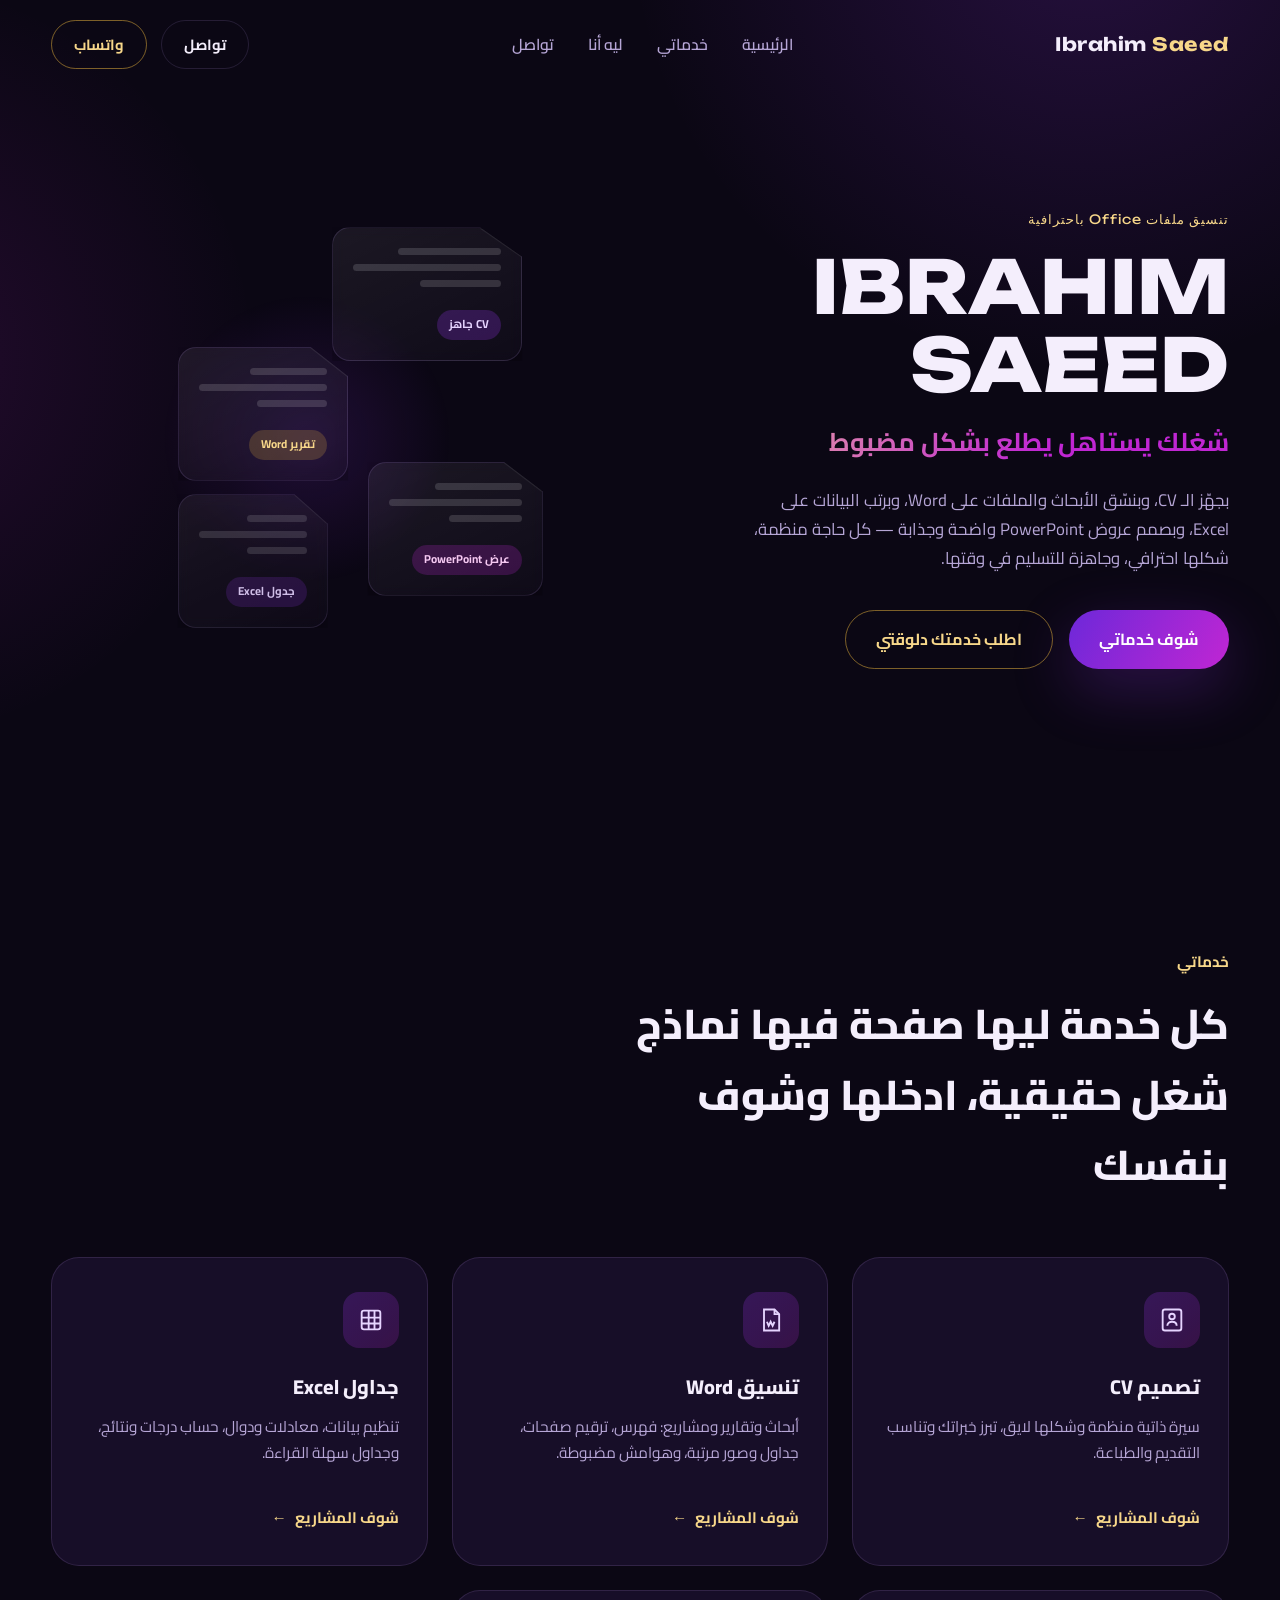
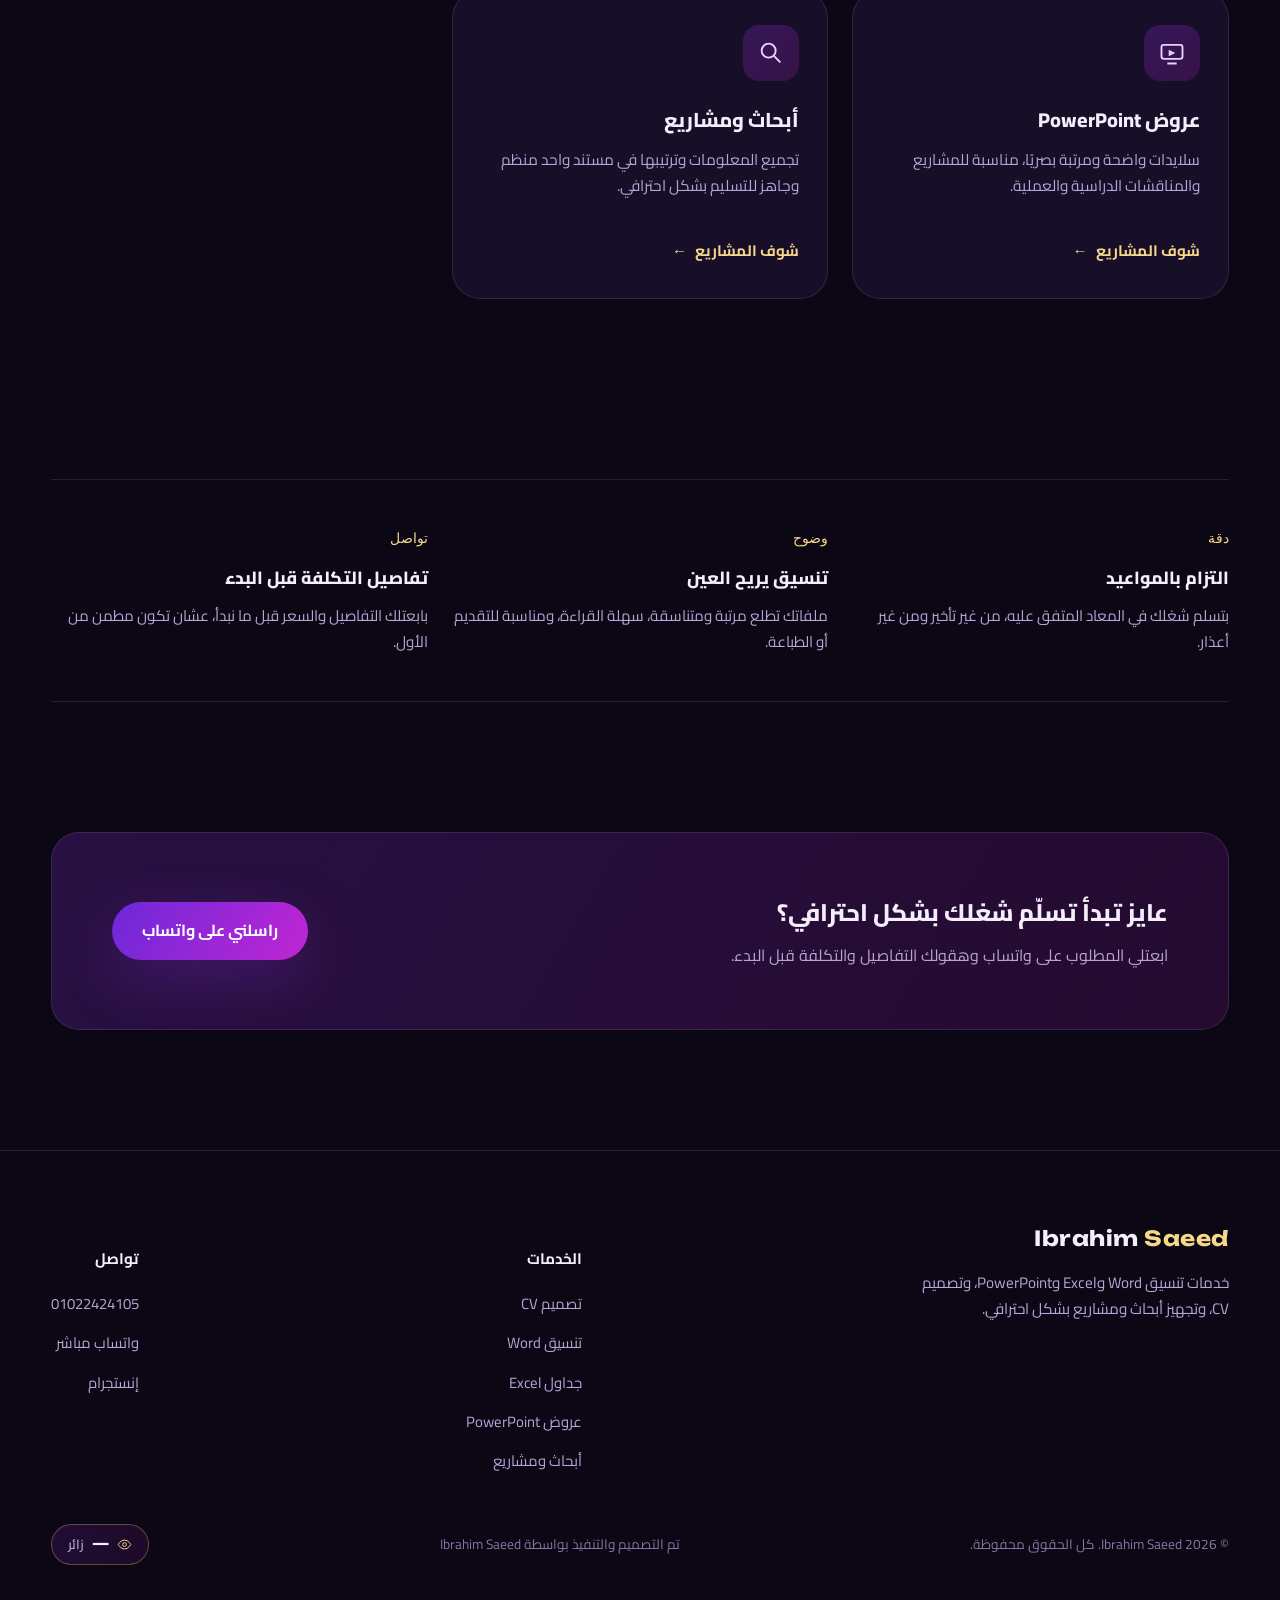
<file: index.html>
<!DOCTYPE html>
<html lang="ar" dir="rtl">
<head>
<meta charset="UTF-8">
<meta name="viewport" content="width=device-width, initial-scale=1.0">
<title>Ibrahim Saeed — تنسيق ملفات Office احترافي</title>
<meta name="description" content="تصميم CV، تنسيق Word وExcel وPowerPoint، وتجهيز الأبحاث بشكل احترافي ومنظم.">
<link rel="stylesheet" href="assets/style.css">
</head>
<body>

<nav class="nav">
  <div class="container">
    <a href="index.html" class="brand">Ibrahim <span>Saeed</span></a>
    <ul class="nav-links">
      <li><a href="index.html">الرئيسية</a></li>
      <li><a href="index.html#services">خدماتي</a></li>
      <li><a href="index.html#why">ليه أنا</a></li>
      <li><a href="index.html#contact">تواصل</a></li>
    </ul>
    <div class="nav-cta">
      <a href="index.html#contact" class="btn btn-ghost">تواصل</a>
      <a href="https://wa.me/201022424105" target="_blank" class="btn btn-gold">واتساب</a>
    </div>
    <button class="burger" aria-label="فتح القائمة">
      <span></span><span></span><span></span>
    </button>
  </div>
</nav>

<div class="mobile-panel">
  <a href="index.html">الرئيسية</a>
  <a href="index.html#services">خدماتي</a>
  <a href="index.html#why">ليه أنا</a>
  <a href="index.html#contact">تواصل</a>
  <a href="https://wa.me/201022424105" target="_blank" class="btn btn-gold" style="width:fit-content">تواصل واتساب</a>
</div>

<header class="hero">
  <div class="container hero-grid">
    <div>
      <div class="hero-eyebrow reveal" style="animation-delay:0s">تنسيق ملفات Office باحترافية</div>
      <h1 class="hero-name reveal" style="animation-delay:.12s">
        <span class="ltr">IBRAHIM SAEED</span>
      </h1>
      <div class="hero-role reveal" style="animation-delay:.24s">شغلك يستاهل يطلع بشكل مضبوط</div>
      <p class="hero-desc reveal" style="animation-delay:.36s">
        بجهّز الـ CV، وبنسّق الأبحاث والملفات على Word، وبرتب البيانات على Excel،
        وبصمم عروض PowerPoint واضحة وجذابة — كل حاجة منظمة، شكلها احترافي، وجاهزة للتسليم في وقتها.
      </p>
      <div class="hero-actions reveal" style="animation-delay:.48s">
        <a href="index.html#services" class="btn btn-primary">شوف خدماتي</a>
        <a href="https://wa.me/201022424105" target="_blank" class="btn btn-gold">اطلب خدمتك دلوقتي</a>
      </div>
    </div>

    <div class="doc-stage">
      <div class="cursor-glow"></div>

      <div class="doc-card doc-1">
        <div class="fold"></div>
        <div class="line" style="width:70%"></div>
        <div class="line"></div>
        <div class="line short"></div>
        <span class="badge">CV جاهز</span>
      </div>

      <div class="doc-card doc-2">
        <div class="fold"></div>
        <div class="line" style="width:60%"></div>
        <div class="line"></div>
        <div class="line short"></div>
        <span class="badge">تقرير Word</span>
      </div>

      <div class="doc-card doc-3">
        <div class="fold"></div>
        <div class="line" style="width:65%"></div>
        <div class="line"></div>
        <div class="line short"></div>
        <span class="badge">عرض PowerPoint</span>
      </div>

      <div class="doc-card doc-4">
        <div class="fold"></div>
        <div class="line" style="width:55%"></div>
        <div class="line"></div>
        <div class="line short"></div>
        <span class="badge">جدول Excel</span>
      </div>
    </div>
  </div>
</header>

<section class="services" id="services">
  <div class="container">
    <div class="services-head will-reveal">
      <div>
        <div class="section-tag">خدماتي</div>
        <h2 class="section-heading">كل خدمة ليها صفحة فيها نماذج شغل حقيقية، ادخلها وشوف بنفسك</h2>
      </div>
    </div>

    <div class="services-grid">

      <a href="services/cv.html" class="service-card will-reveal" style="transition-delay:.05s">
        <div class="service-icon">
          <svg viewBox="0 0 24 24" fill="none" stroke="#e6d4ff" stroke-width="1.6"><rect x="4" y="3" width="16" height="18" rx="2"/><circle cx="12" cy="9" r="2.4"/><path d="M8 17c0-2.2 1.8-3.5 4-3.5s4 1.3 4 3.5"/></svg>
        </div>
        <h3>تصميم CV</h3>
        <p>سيرة ذاتية منظمة وشكلها لايق، تبرز خبراتك وتناسب التقديم والطباعة.</p>
        <span class="service-link">شوف المشاريع <span class="arrow">←</span></span>
      </a>

      <a href="services/word.html" class="service-card will-reveal" style="transition-delay:.1s">
        <div class="service-icon">
          <svg viewBox="0 0 24 24" fill="none" stroke="#e6d4ff" stroke-width="1.6"><path d="M6 3h9l4 4v14H6z"/><path d="M15 3v4h4"/><path d="M8.5 13.5 10 17l1.7-3.5L13.4 17l1.6-3.5"/></svg>
        </div>
        <h3>تنسيق Word</h3>
        <p>أبحاث وتقارير ومشاريع: فهرس، ترقيم صفحات، جداول وصور مرتبة، وهوامش مضبوطة.</p>
        <span class="service-link">شوف المشاريع <span class="arrow">←</span></span>
      </a>

      <a href="services/excel.html" class="service-card will-reveal" style="transition-delay:.15s">
        <div class="service-icon">
          <svg viewBox="0 0 24 24" fill="none" stroke="#e6d4ff" stroke-width="1.6"><rect x="4" y="4" width="16" height="16" rx="2"/><path d="M4 10h16M4 15h16M10 4v16M15 4v16"/></svg>
        </div>
        <h3>جداول Excel</h3>
        <p>تنظيم بيانات، معادلات ودوال، حساب درجات ونتائج، وجداول سهلة القراءة.</p>
        <span class="service-link">شوف المشاريع <span class="arrow">←</span></span>
      </a>

      <a href="services/powerpoint.html" class="service-card will-reveal" style="transition-delay:.2s">
        <div class="service-icon">
          <svg viewBox="0 0 24 24" fill="none" stroke="#e6d4ff" stroke-width="1.6"><rect x="3" y="5" width="18" height="12" rx="2"/><path d="M10 10.5v3l3-1.5z"/><path d="M8 21h8"/></svg>
        </div>
        <h3>عروض PowerPoint</h3>
        <p>سلايدات واضحة ومرتبة بصريًا، مناسبة للمشاريع والمناقشات الدراسية والعملية.</p>
        <span class="service-link">شوف المشاريع <span class="arrow">←</span></span>
      </a>

      <a href="services/research.html" class="service-card will-reveal" style="transition-delay:.25s">
        <div class="service-icon">
          <svg viewBox="0 0 24 24" fill="none" stroke="#e6d4ff" stroke-width="1.6"><circle cx="10" cy="10" r="6"/><path d="M14.5 14.5 20 20"/></svg>
        </div>
        <h3>أبحاث ومشاريع</h3>
        <p>تجميع المعلومات وترتيبها في مستند واحد منظم وجاهز للتسليم بشكل احترافي.</p>
        <span class="service-link">شوف المشاريع <span class="arrow">←</span></span>
      </a>

    </div>
  </div>
</section>

<section class="why" id="why">
  <div class="container">
    <div class="why-grid will-reveal">
      <div class="why-item">
        <span class="why-num">دقة</span>
        <h4>التزام بالمواعيد</h4>
        <p>بتسلم شغلك في المعاد المتفق عليه، من غير تأخير ومن غير أعذار.</p>
      </div>
      <div class="why-item">
        <span class="why-num">وضوح</span>
        <h4>تنسيق يريح العين</h4>
        <p>ملفاتك تطلع مرتبة ومتناسقة، سهلة القراءة، ومناسبة للتقديم أو الطباعة.</p>
      </div>
      <div class="why-item">
        <span class="why-num">تواصل</span>
        <h4>تفاصيل التكلفة قبل البدء</h4>
        <p>بابعتلك التفاصيل والسعر قبل ما نبدأ، عشان تكون مطمن من الأول.</p>
      </div>
    </div>
  </div>
</section>

<section id="contact">
  <div class="container">
    <div class="cta-band will-reveal">
      <div>
        <h3>عايز تبدأ تسلّم شغلك بشكل احترافي؟</h3>
        <p>ابعتلي المطلوب على واتساب وهقولك التفاصيل والتكلفة قبل البدء.</p>
      </div>
      <a href="https://wa.me/201022424105" target="_blank" class="btn btn-primary">راسلني على واتساب</a>
    </div>
  </div>
</section>

<footer>
  <div class="container">
    <div class="footer-grid">
      <div class="footer-brand">
        <a href="index.html" class="brand">Ibrahim <span>Saeed</span></a>
        <p>خدمات تنسيق Word وExcel وPowerPoint، وتصميم CV، وتجهيز أبحاث ومشاريع بشكل احترافي.</p>
      </div>
      <div class="footer-col">
        <h5>الخدمات</h5>
        <ul>
          <li><a href="services/cv.html">تصميم CV</a></li>
          <li><a href="services/word.html">تنسيق Word</a></li>
          <li><a href="services/excel.html">جداول Excel</a></li>
          <li><a href="services/powerpoint.html">عروض PowerPoint</a></li>
          <li><a href="services/research.html">أبحاث ومشاريع</a></li>
        </ul>
      </div>
      <div class="footer-col">
        <h5>تواصل</h5>
        <ul>
          <li><a href="tel:01022424105" class="ltr" style="display:inline-block">01022424105</a></li>
          <li><a href="https://wa.me/201022424105" target="_blank">واتساب مباشر</a></li>
          <li><a href="https://www.instagram.com/_ibrahimoffice/" target="_blank">إنستجرام</a></li>
        </ul>
      </div>
    </div>
    <div class="footer-bottom">
      <span>© 2026 Ibrahim Saeed. كل الحقوق محفوظة.</span>
      <span>تم التصميم والتنفيذ بواسطة Ibrahim Saeed</span>
      <div class="visitor-counter">
        <svg viewBox="0 0 24 24" fill="none" stroke="currentColor" stroke-width="1.6" width="15" height="15"><path d="M2 12s3.5-7 10-7 10 7 10 7-3.5 7-10 7-10-7-10-7Z"/><circle cx="12" cy="12" r="3"/></svg>
        <span id="visitor-count">…</span>
        <span class="visitor-label">زائر</span>
      </div>
    </div>
  </div>
</footer>

<script src="assets/script.js?v=2"></script>
</body>
</html>
</file>
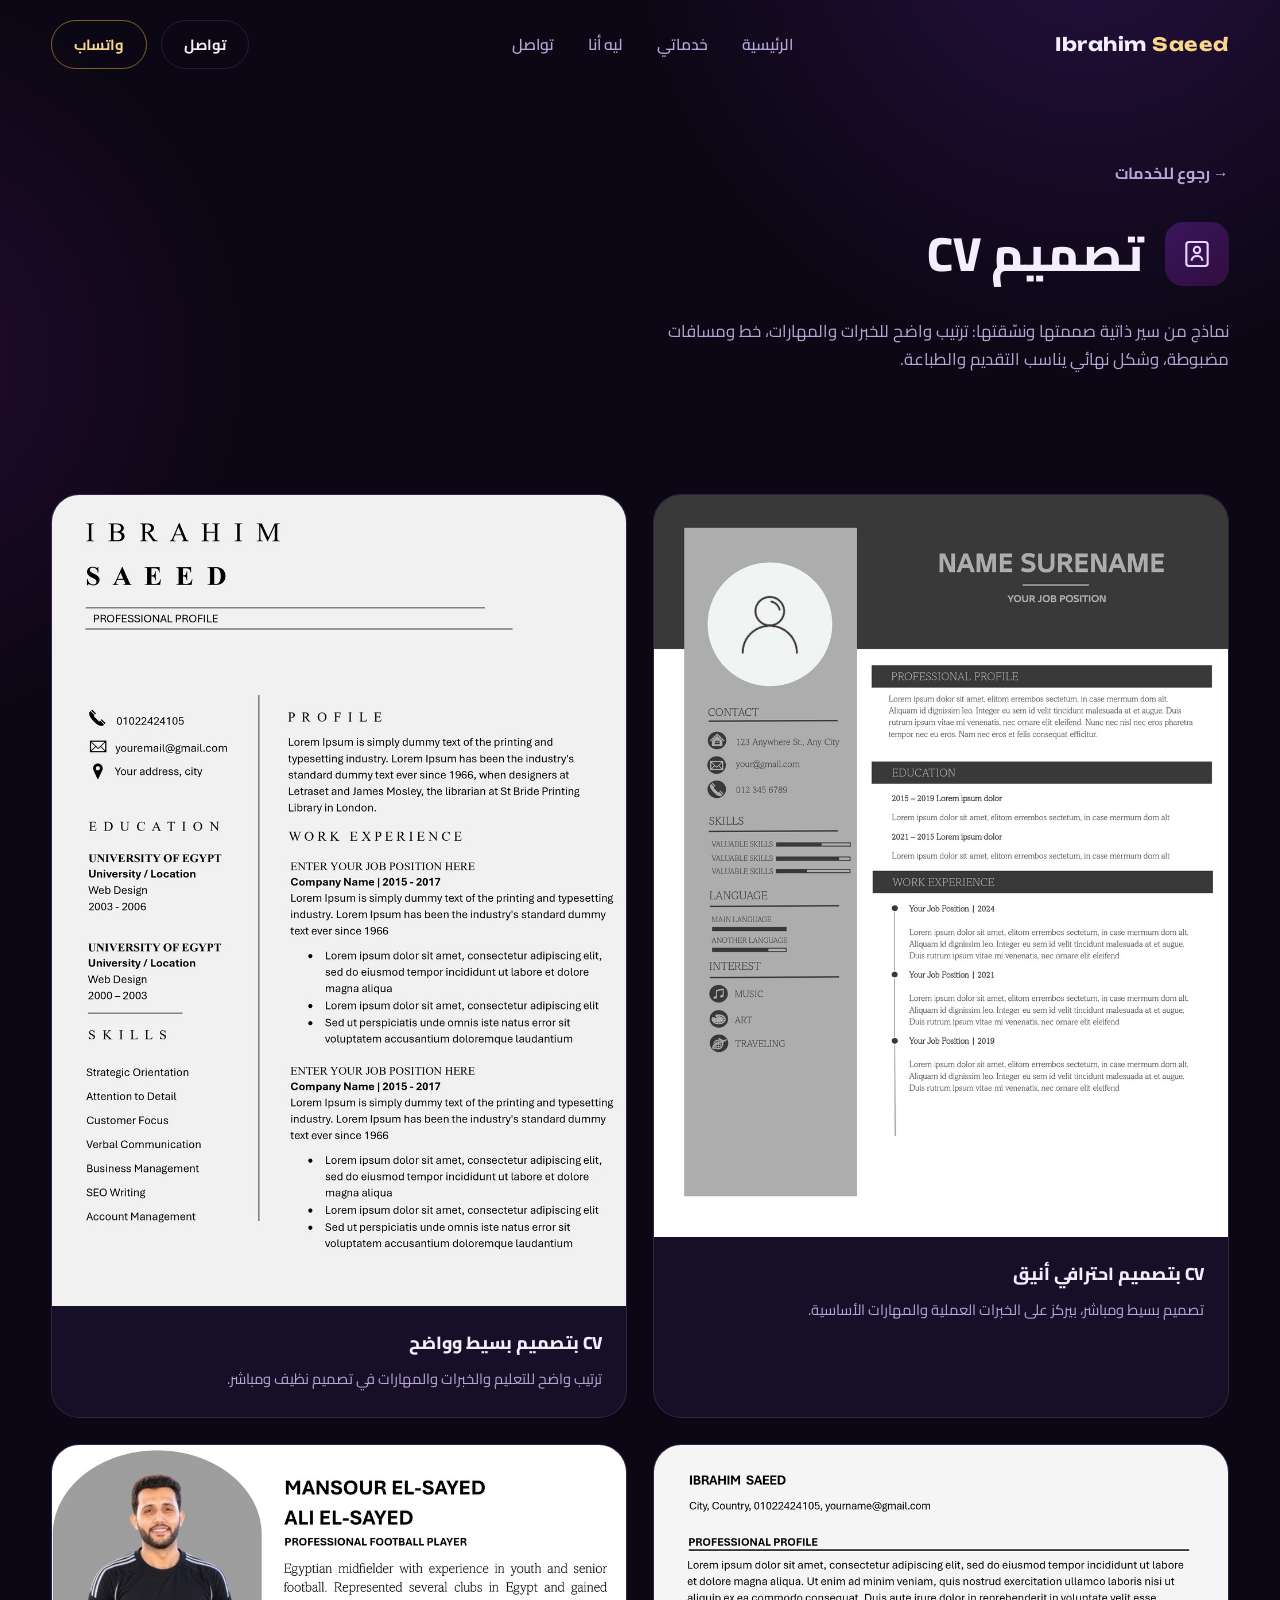
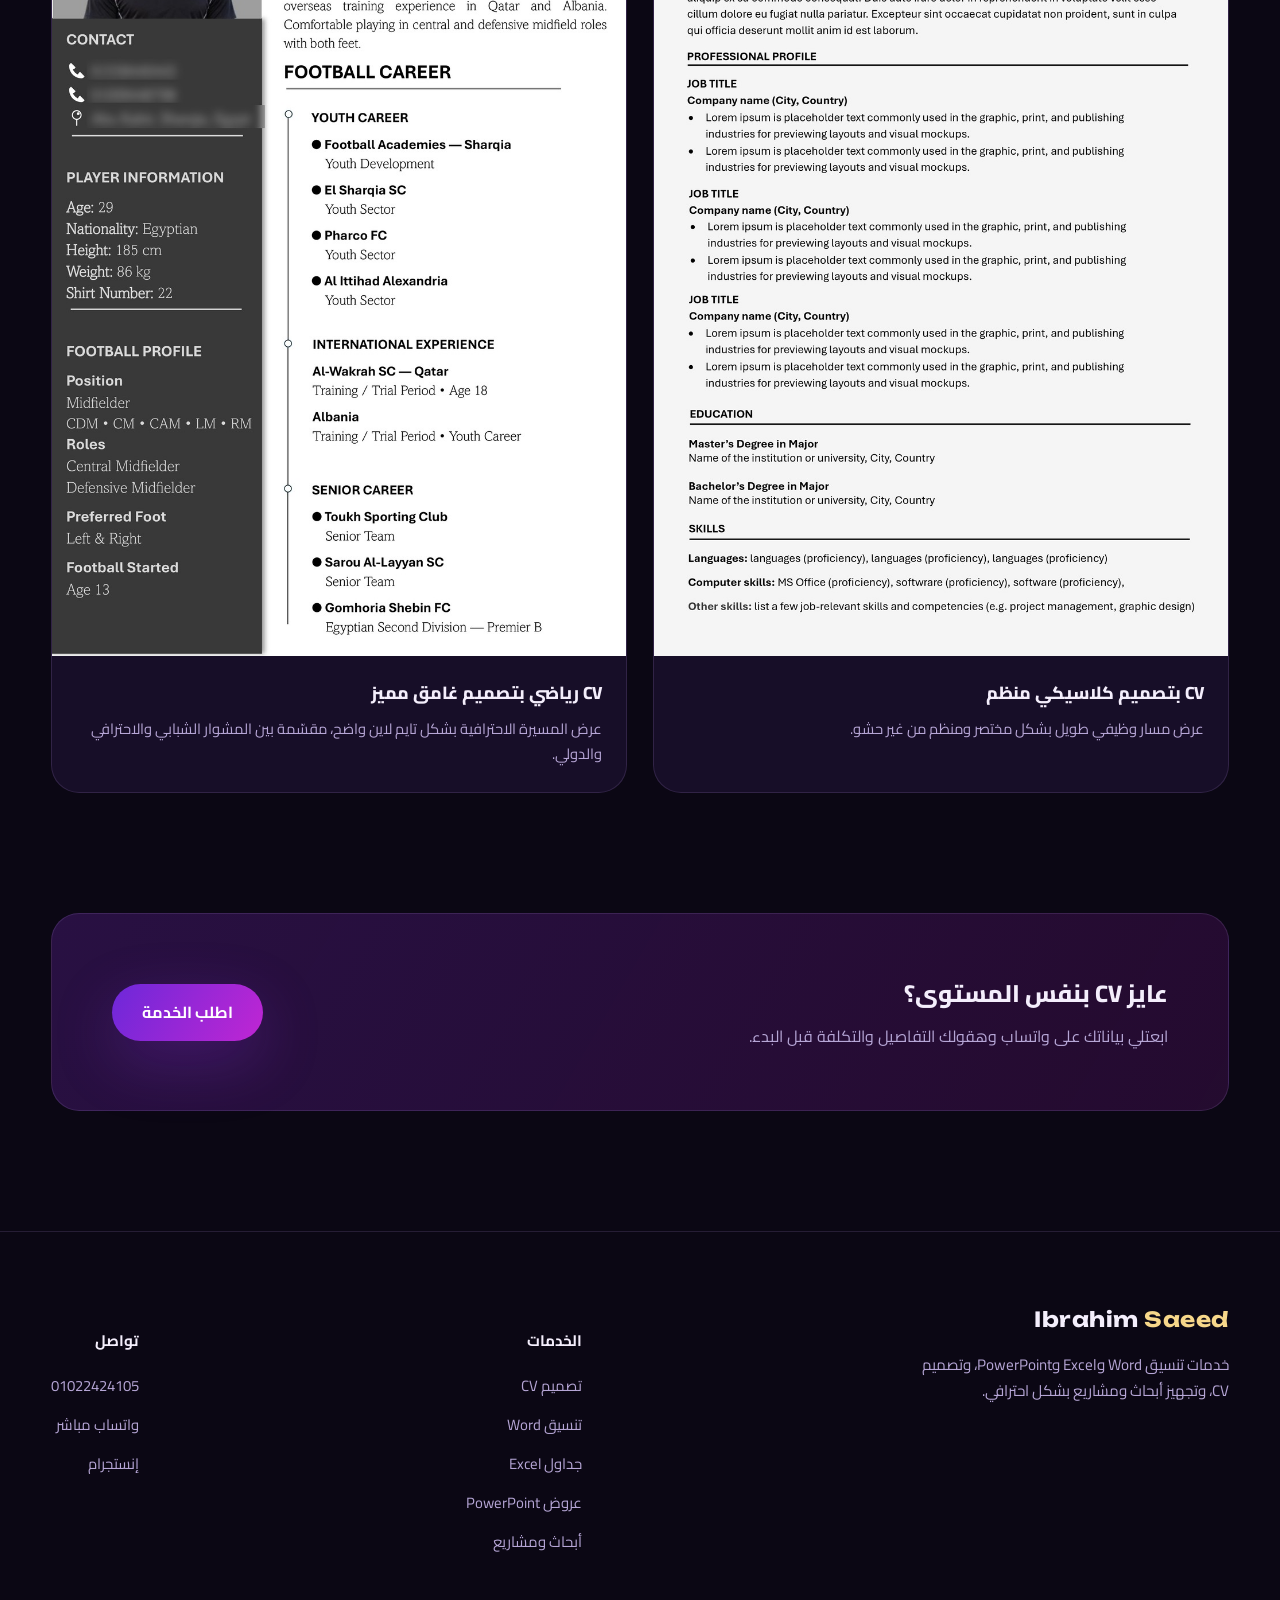
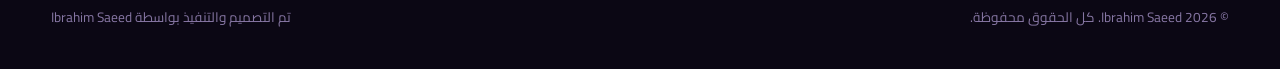
<file: services/cv.html>
<!DOCTYPE html>
<html lang="ar" dir="rtl">
<head>
<meta charset="UTF-8">
<meta name="viewport" content="width=device-width, initial-scale=1.0">
<title>تصميم CV — Ibrahim Saeed</title>
<link rel="stylesheet" href="../assets/style.css">
</head>
<body>

<nav class="nav scrolled">
  <div class="container">
    <a href="../index.html" class="brand">Ibrahim <span>Saeed</span></a>
    <ul class="nav-links">
      <li><a href="../index.html">الرئيسية</a></li>
      <li><a href="../index.html#services">خدماتي</a></li>
      <li><a href="../index.html#why">ليه أنا</a></li>
      <li><a href="../index.html#contact">تواصل</a></li>
    </ul>
    <div class="nav-cta">
      <a href="../index.html#contact" class="btn btn-ghost">تواصل</a>
      <a href="https://wa.me/201022424105" target="_blank" class="btn btn-gold">واتساب</a>
    </div>
    <button class="burger" aria-label="فتح القائمة"><span></span><span></span><span></span></button>
  </div>
</nav>

<div class="mobile-panel">
  <a href="../index.html">الرئيسية</a>
  <a href="../index.html#services">خدماتي</a>
  <a href="../index.html#why">ليه أنا</a>
  <a href="../index.html#contact">تواصل</a>
  <a href="https://wa.me/201022424105" target="_blank" class="btn btn-gold" style="width:fit-content">تواصل واتساب</a>
</div>

<header class="svc-hero">
  <div class="container">
    <a href="../index.html#services" class="svc-back">→ رجوع للخدمات</a>
    <div class="svc-hero-top">
      <div class="svc-hero-icon">
        <svg viewBox="0 0 24 24" fill="none" stroke="#e6d4ff" stroke-width="1.6"><rect x="4" y="3" width="16" height="18" rx="2"/><circle cx="12" cy="9" r="2.4"/><path d="M8 17c0-2.2 1.8-3.5 4-3.5s4 1.3 4 3.5"/></svg>
      </div>
      <h1>تصميم CV</h1>
    </div>
    <p>نماذج من سير ذاتية صممتها ونسّقتها: ترتيب واضح للخبرات والمهارات، خط ومسافات مضبوطة، وشكل نهائي يناسب التقديم والطباعة.</p>
  </div>
</header>

<section class="projects">
  <div class="container">
    <div class="projects-grid">

      <div class="project-card will-reveal">
        <div class="project-media" style="aspect-ratio:1000/1294;">
          <img src="../images/cv-1.jpg" alt="قالب CV احترافي بتصميم رمادي أنيق">
        </div>
        <div class="project-info">
          <h3>CV بتصميم احترافي أنيق</h3>
          <p>تصميم بسيط ومباشر، بيركز على الخبرات العملية والمهارات الأساسية.</p>
        </div>
      </div>

      <div class="project-card will-reveal" style="transition-delay:.05s">
        <div class="project-media" style="aspect-ratio:1000/1414;">
          <img src="../images/cv-2.jpg" alt="قالب CV احترافي بتصميم بسيط وأنيق">
        </div>
        <div class="project-info">
          <h3>CV بتصميم بسيط وواضح</h3>
          <p>ترتيب واضح للتعليم والخبرات والمهارات في تصميم نظيف ومباشر.</p>
        </div>
      </div>

      <div class="project-card will-reveal" style="transition-delay:.1s">
        <div class="project-media" style="aspect-ratio:1000/1414;">
          <img src="../images/cv-3.jpg" alt="CV بتصميم كلاسيكي منظم بالأقسام">
        </div>
        <div class="project-info">
          <h3>CV بتصميم كلاسيكي منظم</h3>
          <p>عرض مسار وظيفي طويل بشكل مختصر ومنظم من غير حشو.</p>
        </div>
      </div>

      <div class="project-card will-reveal" style="transition-delay:.15s">
        <div class="project-media" style="aspect-ratio:1000/1414;">
          <img src="../images/cv-4.jpg" alt="CV لاعب كرة قدم محترف بتصميم غامق أنيق">
        </div>
        <div class="project-info">
          <h3>CV رياضي بتصميم غامق مميز</h3>
          <p>عرض المسيرة الاحترافية بشكل تايم لاين واضح، مقسّمة بين المشوار الشبابي والاحترافي والدولي.</p>
        </div>
      </div>

    </div>
  </div>
</section>

<section>
  <div class="container">
    <div class="cta-band will-reveal">
      <div>
        <h3>عايز CV بنفس المستوى؟</h3>
        <p>ابعتلي بياناتك على واتساب وهقولك التفاصيل والتكلفة قبل البدء.</p>
      </div>
      <a href="https://wa.me/201022424105" target="_blank" class="btn btn-primary">اطلب الخدمة</a>
    </div>
  </div>
</section>

<footer>
  <div class="container">
    <div class="footer-grid">
      <div class="footer-brand">
        <a href="../index.html" class="brand">Ibrahim <span>Saeed</span></a>
        <p>خدمات تنسيق Word وExcel وPowerPoint، وتصميم CV، وتجهيز أبحاث ومشاريع بشكل احترافي.</p>
      </div>
      <div class="footer-col">
        <h5>الخدمات</h5>
        <ul>
          <li><a href="cv.html">تصميم CV</a></li>
          <li><a href="word.html">تنسيق Word</a></li>
          <li><a href="excel.html">جداول Excel</a></li>
          <li><a href="powerpoint.html">عروض PowerPoint</a></li>
          <li><a href="research.html">أبحاث ومشاريع</a></li>
        </ul>
      </div>
      <div class="footer-col">
        <h5>تواصل</h5>
        <ul>
          <li><a href="tel:01022424105" class="ltr" style="display:inline-block">01022424105</a></li>
          <li><a href="https://wa.me/201022424105" target="_blank">واتساب مباشر</a></li>
          <li><a href="https://www.instagram.com/_ibrahimoffice/" target="_blank">إنستجرام</a></li>
        </ul>
      </div>
    </div>
    <div class="footer-bottom">
      <span>© 2026 Ibrahim Saeed. كل الحقوق محفوظة.</span>
      <span>تم التصميم والتنفيذ بواسطة Ibrahim Saeed</span>
    </div>
  </div>
</footer>

<div class="lightbox">
  <button class="lightbox-close" aria-label="قفل">✕</button>
  <div class="lightbox-inner"></div>
</div>

<script src="../assets/script.js?v=2"></script>
</body>
</html>
</file>
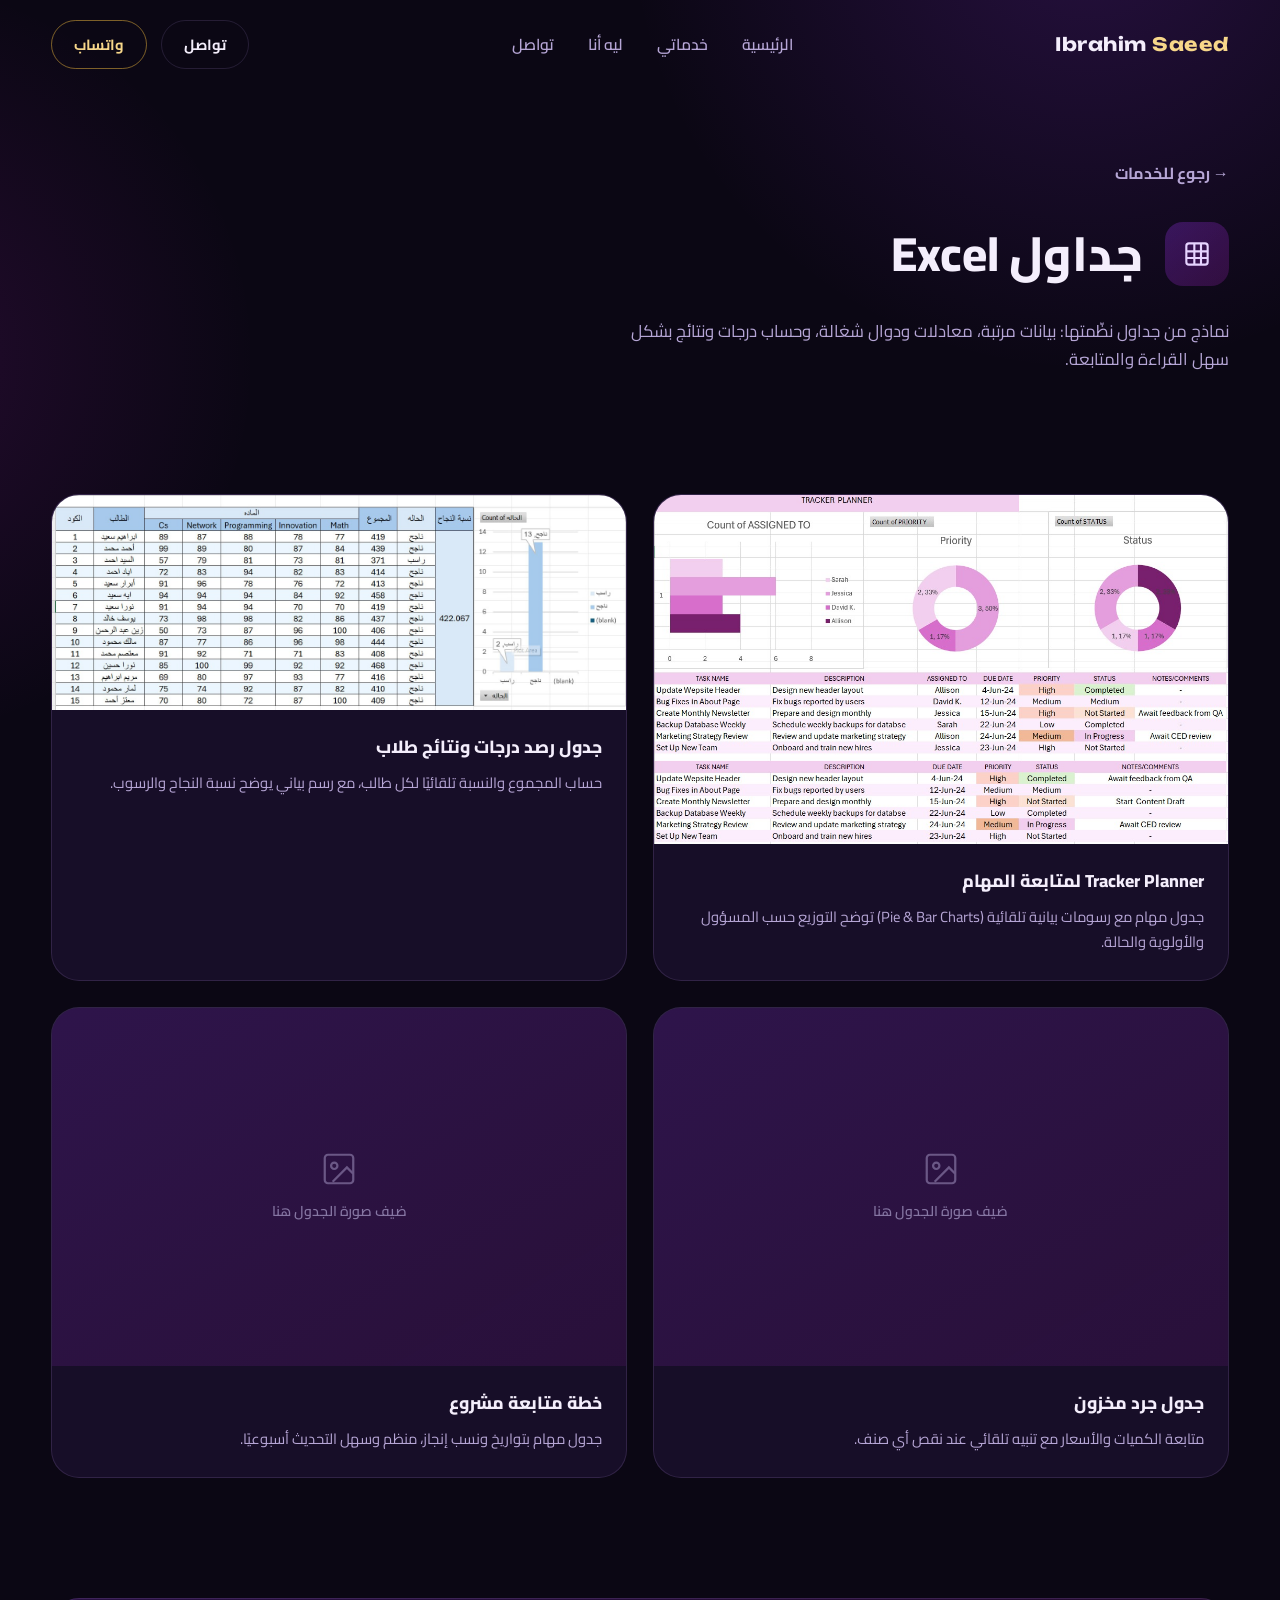
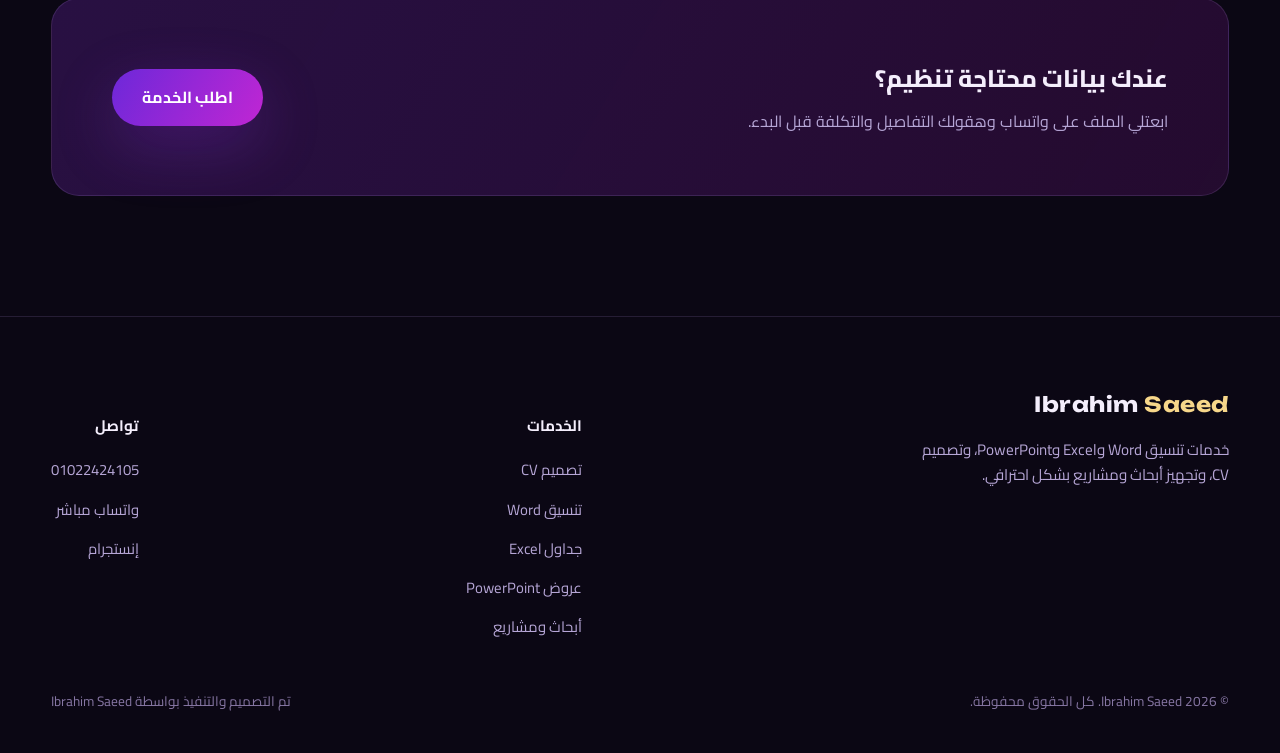
<file: services/excel.html>
<!DOCTYPE html>
<html lang="ar" dir="rtl">
<head>
<meta charset="UTF-8">
<meta name="viewport" content="width=device-width, initial-scale=1.0">
<title>جداول Excel — Ibrahim Saeed</title>
<link rel="stylesheet" href="../assets/style.css">
</head>
<body>

<nav class="nav scrolled">
  <div class="container">
    <a href="../index.html" class="brand">Ibrahim <span>Saeed</span></a>
    <ul class="nav-links">
      <li><a href="../index.html">الرئيسية</a></li>
      <li><a href="../index.html#services">خدماتي</a></li>
      <li><a href="../index.html#why">ليه أنا</a></li>
      <li><a href="../index.html#contact">تواصل</a></li>
    </ul>
    <div class="nav-cta">
      <a href="../index.html#contact" class="btn btn-ghost">تواصل</a>
      <a href="https://wa.me/201022424105" target="_blank" class="btn btn-gold">واتساب</a>
    </div>
    <button class="burger" aria-label="فتح القائمة"><span></span><span></span><span></span></button>
  </div>
</nav>

<div class="mobile-panel">
  <a href="../index.html">الرئيسية</a>
  <a href="../index.html#services">خدماتي</a>
  <a href="../index.html#why">ليه أنا</a>
  <a href="../index.html#contact">تواصل</a>
  <a href="https://wa.me/201022424105" target="_blank" class="btn btn-gold" style="width:fit-content">تواصل واتساب</a>
</div>

<header class="svc-hero">
  <div class="container">
    <a href="../index.html#services" class="svc-back">→ رجوع للخدمات</a>
    <div class="svc-hero-top">
      <div class="svc-hero-icon">
        <svg viewBox="0 0 24 24" fill="none" stroke="#e6d4ff" stroke-width="1.6"><rect x="4" y="4" width="16" height="16" rx="2"/><path d="M4 10h16M4 15h16M10 4v16M15 4v16"/></svg>
      </div>
      <h1>جداول Excel</h1>
    </div>
    <p>نماذج من جداول نظّمتها: بيانات مرتبة، معادلات ودوال شغالة، وحساب درجات ونتائج بشكل سهل القراءة والمتابعة.</p>
  </div>
</header>

<section class="projects">
  <div class="container">
    <div class="projects-grid">

      <div class="project-card will-reveal">
        <div class="project-media" style="aspect-ratio:1097/667;">
          <img src="../images/excel-1.jpg" alt="جدول تراكر مهام مع رسومات بيانية">
        </div>
        <div class="project-info">
          <h3>Tracker Planner لمتابعة المهام</h3>
          <p>جدول مهام مع رسومات بيانية تلقائية (Pie & Bar Charts) توضح التوزيع حسب المسؤول والأولوية والحالة.</p>
        </div>
      </div>

      <div class="project-card will-reveal" style="transition-delay:.05s">
        <div class="project-media" style="aspect-ratio:1472/552;">
          <img src="../images/excel-2.jpg" alt="جدول رصد درجات طلاب مع رسم بياني للنتائج">
        </div>
        <div class="project-info">
          <h3>جدول رصد درجات ونتائج طلاب</h3>
          <p>حساب المجموع والنسبة تلقائيًا لكل طالب، مع رسم بياني يوضح نسبة النجاح والرسوب.</p>
        </div>
      </div>

      <div class="project-card will-reveal" style="transition-delay:.1s">
        <div class="project-media">
          <!-- استبدل الـ div اللي جوه بـ: <img src="../images/excel-3.jpg" alt="جرد مخزون"> -->
          <div class="media-placeholder">
            <svg viewBox="0 0 24 24" fill="none" stroke="currentColor" stroke-width="1.4"><rect x="3" y="3" width="18" height="18" rx="2"/><circle cx="9" cy="10" r="2"/><path d="m21 15-4-4-9 9"/></svg>
            <span>ضيف صورة الجدول هنا</span>
          </div>
        </div>
        <div class="project-info">
          <h3>جدول جرد مخزون</h3>
          <p>متابعة الكميات والأسعار مع تنبيه تلقائي عند نقص أي صنف.</p>
        </div>
      </div>

      <div class="project-card will-reveal" style="transition-delay:.15s">
        <div class="project-media">
          <!-- استبدل الـ div اللي جوه بـ: <img src="../images/excel-4.jpg" alt="خطة مشروع"> -->
          <div class="media-placeholder">
            <svg viewBox="0 0 24 24" fill="none" stroke="currentColor" stroke-width="1.4"><rect x="3" y="3" width="18" height="18" rx="2"/><circle cx="9" cy="10" r="2"/><path d="m21 15-4-4-9 9"/></svg>
            <span>ضيف صورة الجدول هنا</span>
          </div>
        </div>
        <div class="project-info">
          <h3>خطة متابعة مشروع</h3>
          <p>جدول مهام بتواريخ ونسب إنجاز، منظم وسهل التحديث أسبوعيًا.</p>
        </div>
      </div>

    </div>
  </div>
</section>

<section>
  <div class="container">
    <div class="cta-band will-reveal">
      <div>
        <h3>عندك بيانات محتاجة تنظيم؟</h3>
        <p>ابعتلي الملف على واتساب وهقولك التفاصيل والتكلفة قبل البدء.</p>
      </div>
      <a href="https://wa.me/201022424105" target="_blank" class="btn btn-primary">اطلب الخدمة</a>
    </div>
  </div>
</section>

<footer>
  <div class="container">
    <div class="footer-grid">
      <div class="footer-brand">
        <a href="../index.html" class="brand">Ibrahim <span>Saeed</span></a>
        <p>خدمات تنسيق Word وExcel وPowerPoint، وتصميم CV، وتجهيز أبحاث ومشاريع بشكل احترافي.</p>
      </div>
      <div class="footer-col">
        <h5>الخدمات</h5>
        <ul>
          <li><a href="cv.html">تصميم CV</a></li>
          <li><a href="word.html">تنسيق Word</a></li>
          <li><a href="excel.html">جداول Excel</a></li>
          <li><a href="powerpoint.html">عروض PowerPoint</a></li>
          <li><a href="research.html">أبحاث ومشاريع</a></li>
        </ul>
      </div>
      <div class="footer-col">
        <h5>تواصل</h5>
        <ul>
          <li><a href="tel:01022424105" class="ltr" style="display:inline-block">01022424105</a></li>
          <li><a href="https://wa.me/201022424105" target="_blank">واتساب مباشر</a></li>
          <li><a href="https://www.instagram.com/_ibrahimoffice/" target="_blank">إنستجرام</a></li>
        </ul>
      </div>
    </div>
    <div class="footer-bottom">
      <span>© 2026 Ibrahim Saeed. كل الحقوق محفوظة.</span>
      <span>تم التصميم والتنفيذ بواسطة Ibrahim Saeed</span>
    </div>
  </div>
</footer>

<div class="lightbox">
  <button class="lightbox-close" aria-label="قفل">✕</button>
  <div class="lightbox-inner"></div>
</div>

<script src="../assets/script.js?v=2"></script>
</body>
</html>
</file>
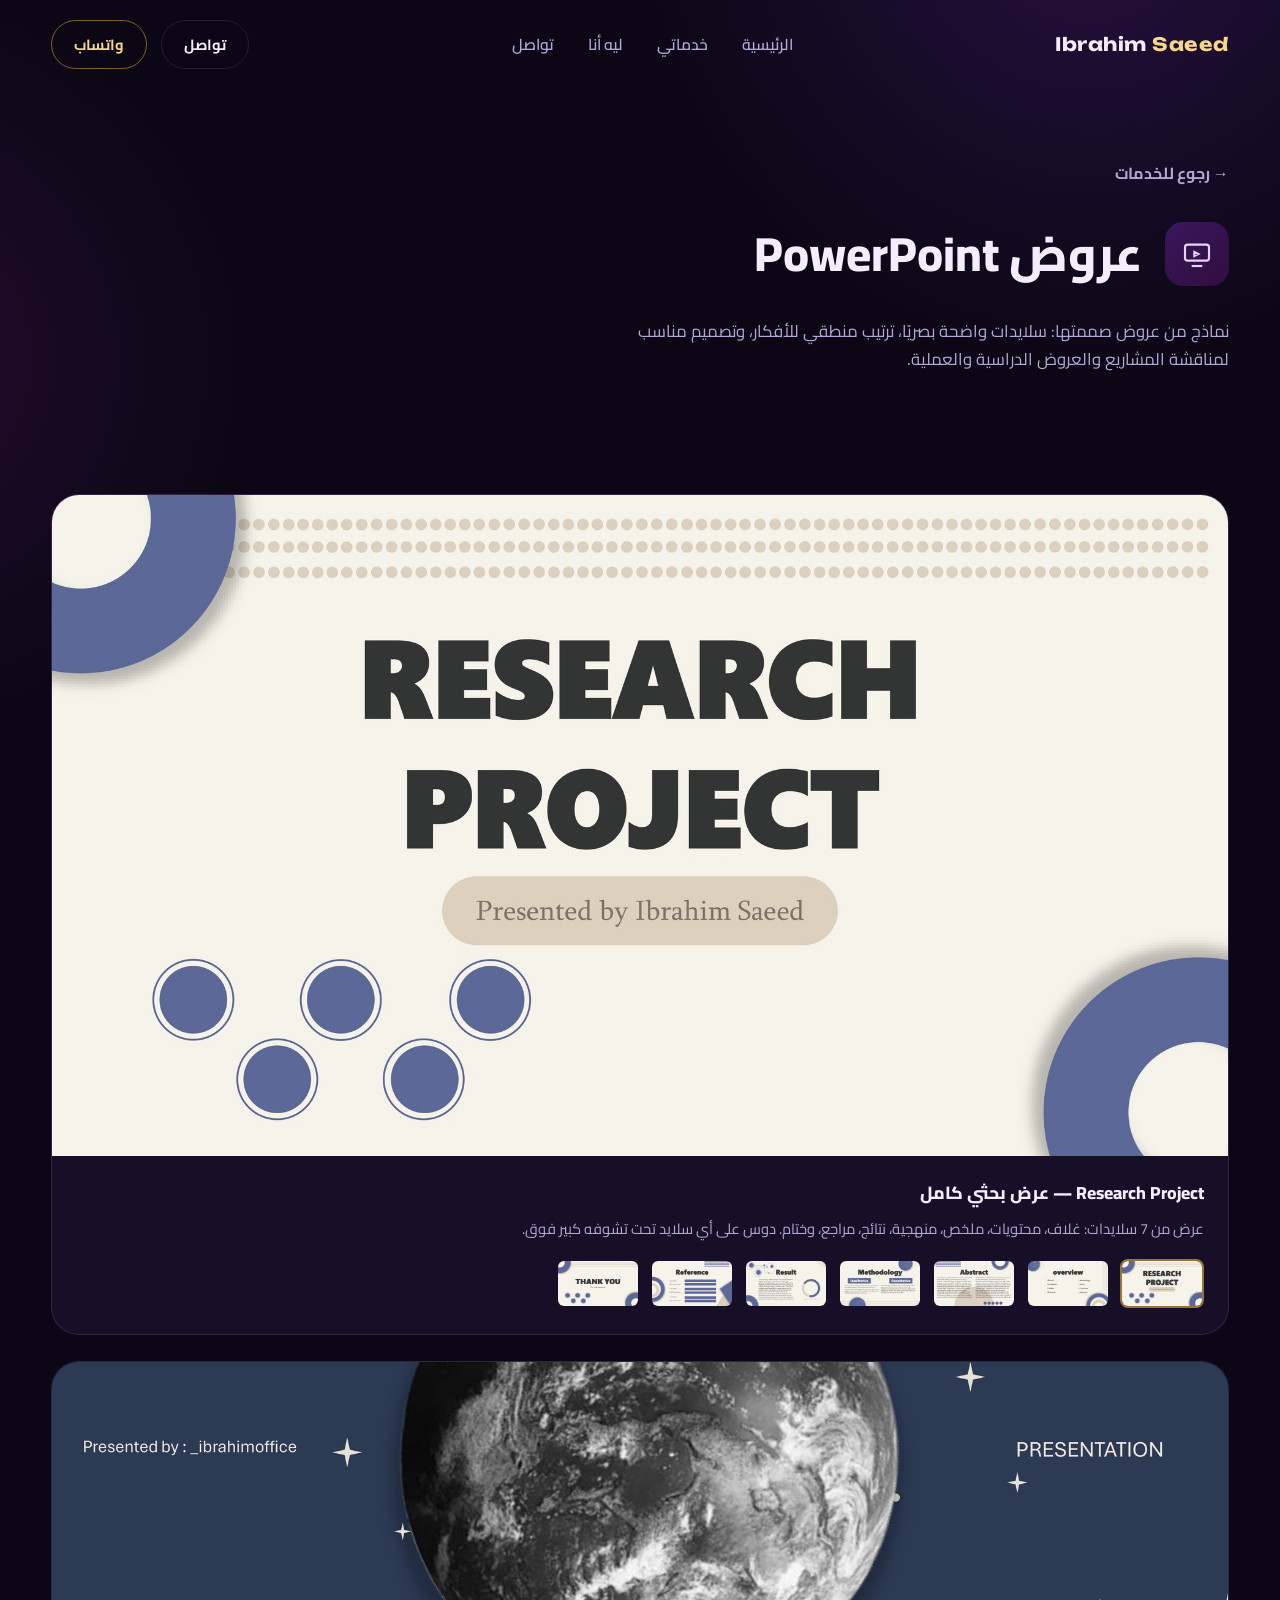
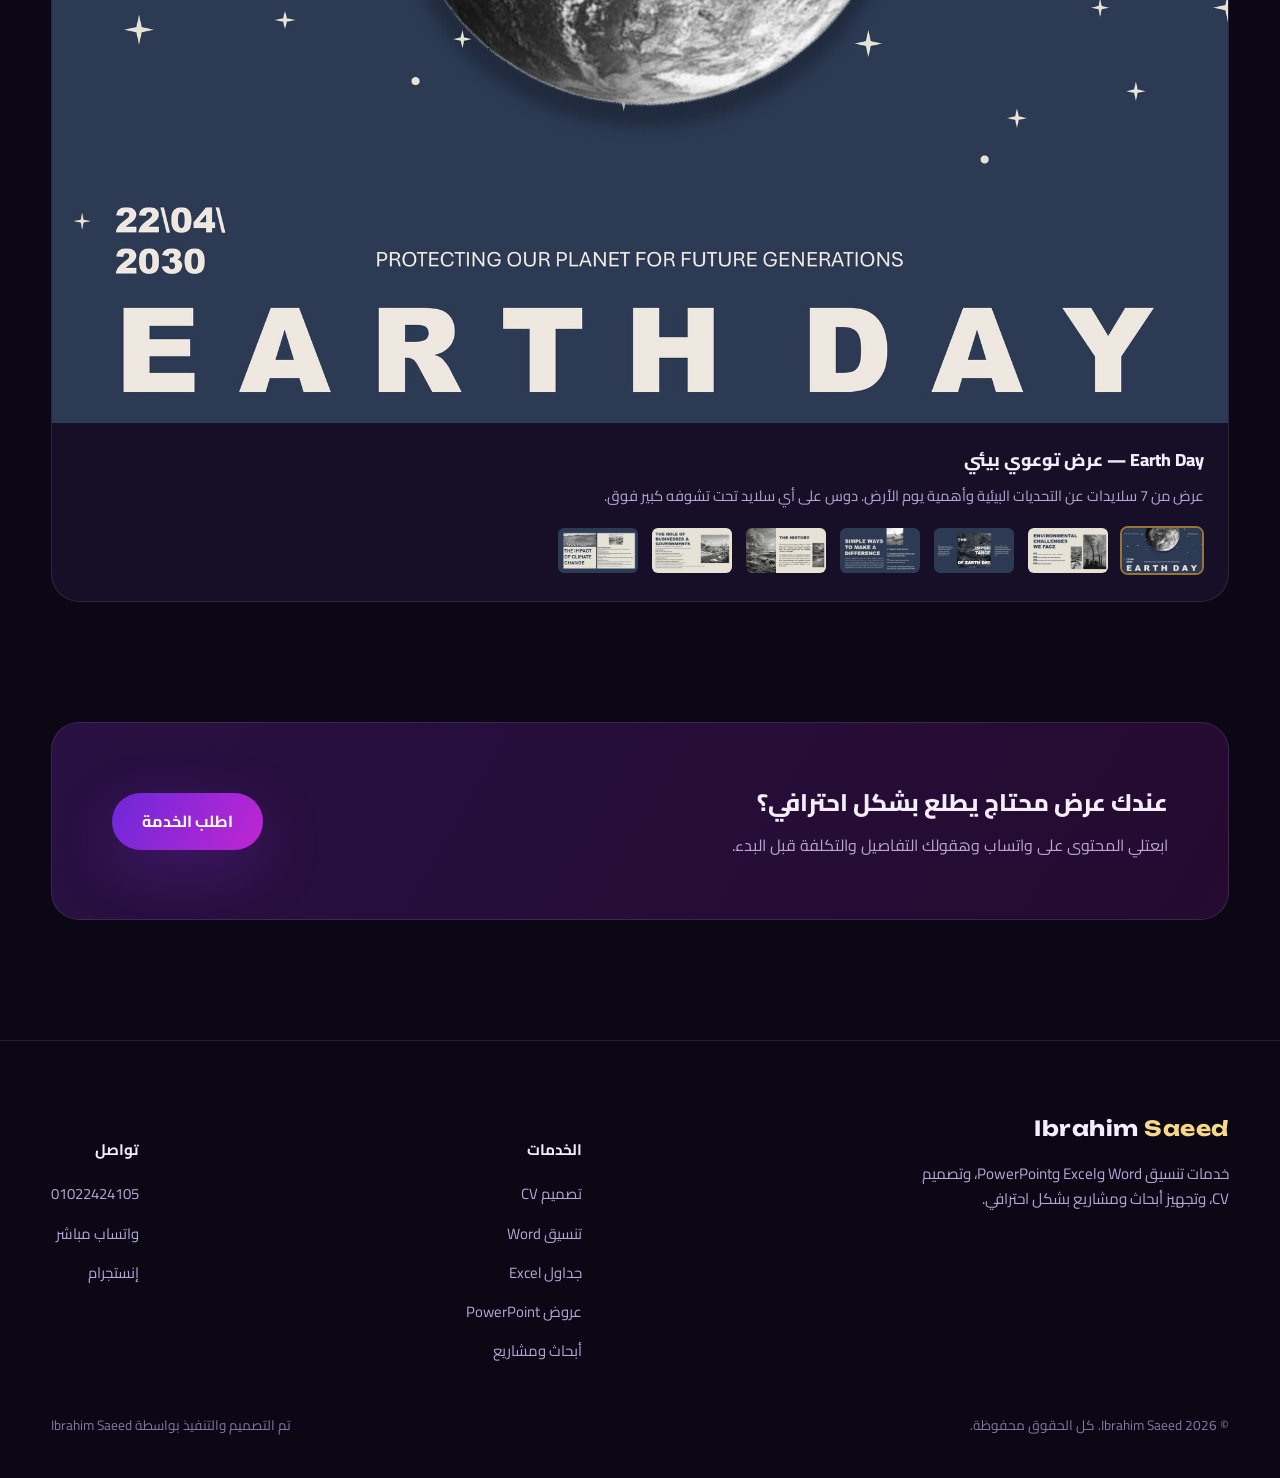
<file: services/powerpoint.html>
<!DOCTYPE html>
<html lang="ar" dir="rtl">
<head>
<meta charset="UTF-8">
<meta name="viewport" content="width=device-width, initial-scale=1.0">
<title>عروض PowerPoint — Ibrahim Saeed</title>
<link rel="stylesheet" href="../assets/style.css">
</head>
<body>

<nav class="nav scrolled">
  <div class="container">
    <a href="../index.html" class="brand">Ibrahim <span>Saeed</span></a>
    <ul class="nav-links">
      <li><a href="../index.html">الرئيسية</a></li>
      <li><a href="../index.html#services">خدماتي</a></li>
      <li><a href="../index.html#why">ليه أنا</a></li>
      <li><a href="../index.html#contact">تواصل</a></li>
    </ul>
    <div class="nav-cta">
      <a href="../index.html#contact" class="btn btn-ghost">تواصل</a>
      <a href="https://wa.me/201022424105" target="_blank" class="btn btn-gold">واتساب</a>
    </div>
    <button class="burger" aria-label="فتح القائمة"><span></span><span></span><span></span></button>
  </div>
</nav>

<div class="mobile-panel">
  <a href="../index.html">الرئيسية</a>
  <a href="../index.html#services">خدماتي</a>
  <a href="../index.html#why">ليه أنا</a>
  <a href="../index.html#contact">تواصل</a>
  <a href="https://wa.me/201022424105" target="_blank" class="btn btn-gold" style="width:fit-content">تواصل واتساب</a>
</div>

<header class="svc-hero">
  <div class="container">
    <a href="../index.html#services" class="svc-back">→ رجوع للخدمات</a>
    <div class="svc-hero-top">
      <div class="svc-hero-icon">
        <svg viewBox="0 0 24 24" fill="none" stroke="#e6d4ff" stroke-width="1.6"><rect x="3" y="5" width="18" height="12" rx="2"/><path d="M10 10.5v3l3-1.5z"/><path d="M8 21h8"/></svg>
      </div>
      <h1>عروض PowerPoint</h1>
    </div>
    <p>نماذج من عروض صممتها: سلايدات واضحة بصريًا، ترتيب منطقي للأفكار، وتصميم مناسب لمناقشة المشاريع والعروض الدراسية والعملية.</p>
  </div>
</header>

<section class="projects">
  <div class="container">
    <div class="projects-grid" style="grid-template-columns: 1fr;">

      <div class="project-card will-reveal">
        <div class="project-media" style="aspect-ratio:16/9;">
          <img id="rp-main-img" src="../images/research-1.jpg" alt="غلاف عرض Research Project">
        </div>
        <div class="project-info">
          <h3>Research Project — عرض بحثي كامل</h3>
          <p>عرض من 7 سلايدات: غلاف، محتويات، ملخص، منهجية، نتائج، مراجع، وختام. دوس على أي سلايد تحت تشوفه كبير فوق.</p>
          <div style="display:flex; gap:10px; margin-top:18px; flex-wrap:wrap;">
            <img src="../images/research-1.jpg" onclick="document.getElementById('rp-main-img').src=this.src" alt="الغلاف" style="width:84px; height:auto; border-radius:8px; cursor:pointer; border:2px solid rgba(240,185,63,0.6);">
            <img src="../images/research-2.jpg" onclick="document.getElementById('rp-main-img').src=this.src" alt="المحتويات" style="width:84px; height:auto; border-radius:8px; cursor:pointer; border:2px solid transparent;">
            <img src="../images/research-3.jpg" onclick="document.getElementById('rp-main-img').src=this.src" alt="الملخص" style="width:84px; height:auto; border-radius:8px; cursor:pointer; border:2px solid transparent;">
            <img src="../images/research-4.jpg" onclick="document.getElementById('rp-main-img').src=this.src" alt="المنهجية" style="width:84px; height:auto; border-radius:8px; cursor:pointer; border:2px solid transparent;">
            <img src="../images/research-5.jpg" onclick="document.getElementById('rp-main-img').src=this.src" alt="النتائج" style="width:84px; height:auto; border-radius:8px; cursor:pointer; border:2px solid transparent;">
            <img src="../images/research-6.jpg" onclick="document.getElementById('rp-main-img').src=this.src" alt="المراجع" style="width:84px; height:auto; border-radius:8px; cursor:pointer; border:2px solid transparent;">
            <img src="../images/research-7.jpg" onclick="document.getElementById('rp-main-img').src=this.src" alt="الختام" style="width:84px; height:auto; border-radius:8px; cursor:pointer; border:2px solid transparent;">
          </div>
        </div>
      </div>

      <div class="project-card will-reveal" style="transition-delay:.05s">
        <div class="project-media" style="aspect-ratio:16/9;">
          <img id="ed-main-img" src="../images/earthday-1.jpg" alt="غلاف عرض Earth Day">
        </div>
        <div class="project-info">
          <h3>Earth Day — عرض توعوي بيئي</h3>
          <p>عرض من 7 سلايدات عن التحديات البيئية وأهمية يوم الأرض. دوس على أي سلايد تحت تشوفه كبير فوق.</p>
          <div style="display:flex; gap:10px; margin-top:18px; flex-wrap:wrap;">
            <img src="../images/earthday-1.jpg" onclick="document.getElementById('ed-main-img').src=this.src" alt="الغلاف" style="width:84px; height:auto; border-radius:8px; cursor:pointer; border:2px solid rgba(240,185,63,0.6);">
            <img src="../images/earthday-2.jpg" onclick="document.getElementById('ed-main-img').src=this.src" alt="التحديات البيئية" style="width:84px; height:auto; border-radius:8px; cursor:pointer; border:2px solid transparent;">
            <img src="../images/earthday-3.jpg" onclick="document.getElementById('ed-main-img').src=this.src" alt="أهمية يوم الأرض" style="width:84px; height:auto; border-radius:8px; cursor:pointer; border:2px solid transparent;">
            <img src="../images/earthday-4.jpg" onclick="document.getElementById('ed-main-img').src=this.src" alt="طرق بسيطة للتغيير" style="width:84px; height:auto; border-radius:8px; cursor:pointer; border:2px solid transparent;">
            <img src="../images/earthday-5.jpg" onclick="document.getElementById('ed-main-img').src=this.src" alt="تاريخ الأرض" style="width:84px; height:auto; border-radius:8px; cursor:pointer; border:2px solid transparent;">
            <img src="../images/earthday-6.jpg" onclick="document.getElementById('ed-main-img').src=this.src" alt="دور الشركات والحكومات" style="width:84px; height:auto; border-radius:8px; cursor:pointer; border:2px solid transparent;">
            <img src="../images/earthday-7.jpg" onclick="document.getElementById('ed-main-img').src=this.src" alt="تأثير التغير المناخي" style="width:84px; height:auto; border-radius:8px; cursor:pointer; border:2px solid transparent;">
          </div>
        </div>
      </div>

    </div>
  </div>
</section>

<section>
  <div class="container">
    <div class="cta-band will-reveal">
      <div>
        <h3>عندك عرض محتاج يطلع بشكل احترافي؟</h3>
        <p>ابعتلي المحتوى على واتساب وهقولك التفاصيل والتكلفة قبل البدء.</p>
      </div>
      <a href="https://wa.me/201022424105" target="_blank" class="btn btn-primary">اطلب الخدمة</a>
    </div>
  </div>
</section>

<footer>
  <div class="container">
    <div class="footer-grid">
      <div class="footer-brand">
        <a href="../index.html" class="brand">Ibrahim <span>Saeed</span></a>
        <p>خدمات تنسيق Word وExcel وPowerPoint، وتصميم CV، وتجهيز أبحاث ومشاريع بشكل احترافي.</p>
      </div>
      <div class="footer-col">
        <h5>الخدمات</h5>
        <ul>
          <li><a href="cv.html">تصميم CV</a></li>
          <li><a href="word.html">تنسيق Word</a></li>
          <li><a href="excel.html">جداول Excel</a></li>
          <li><a href="powerpoint.html">عروض PowerPoint</a></li>
          <li><a href="research.html">أبحاث ومشاريع</a></li>
        </ul>
      </div>
      <div class="footer-col">
        <h5>تواصل</h5>
        <ul>
          <li><a href="tel:01022424105" class="ltr" style="display:inline-block">01022424105</a></li>
          <li><a href="https://wa.me/201022424105" target="_blank">واتساب مباشر</a></li>
          <li><a href="https://www.instagram.com/_ibrahimoffice/" target="_blank">إنستجرام</a></li>
        </ul>
      </div>
    </div>
    <div class="footer-bottom">
      <span>© 2026 Ibrahim Saeed. كل الحقوق محفوظة.</span>
      <span>تم التصميم والتنفيذ بواسطة Ibrahim Saeed</span>
    </div>
  </div>
</footer>

<div class="lightbox">
  <button class="lightbox-close" aria-label="قفل">✕</button>
  <div class="lightbox-inner"></div>
</div>

<script src="../assets/script.js?v=2"></script>
</body>
</html>
</file>
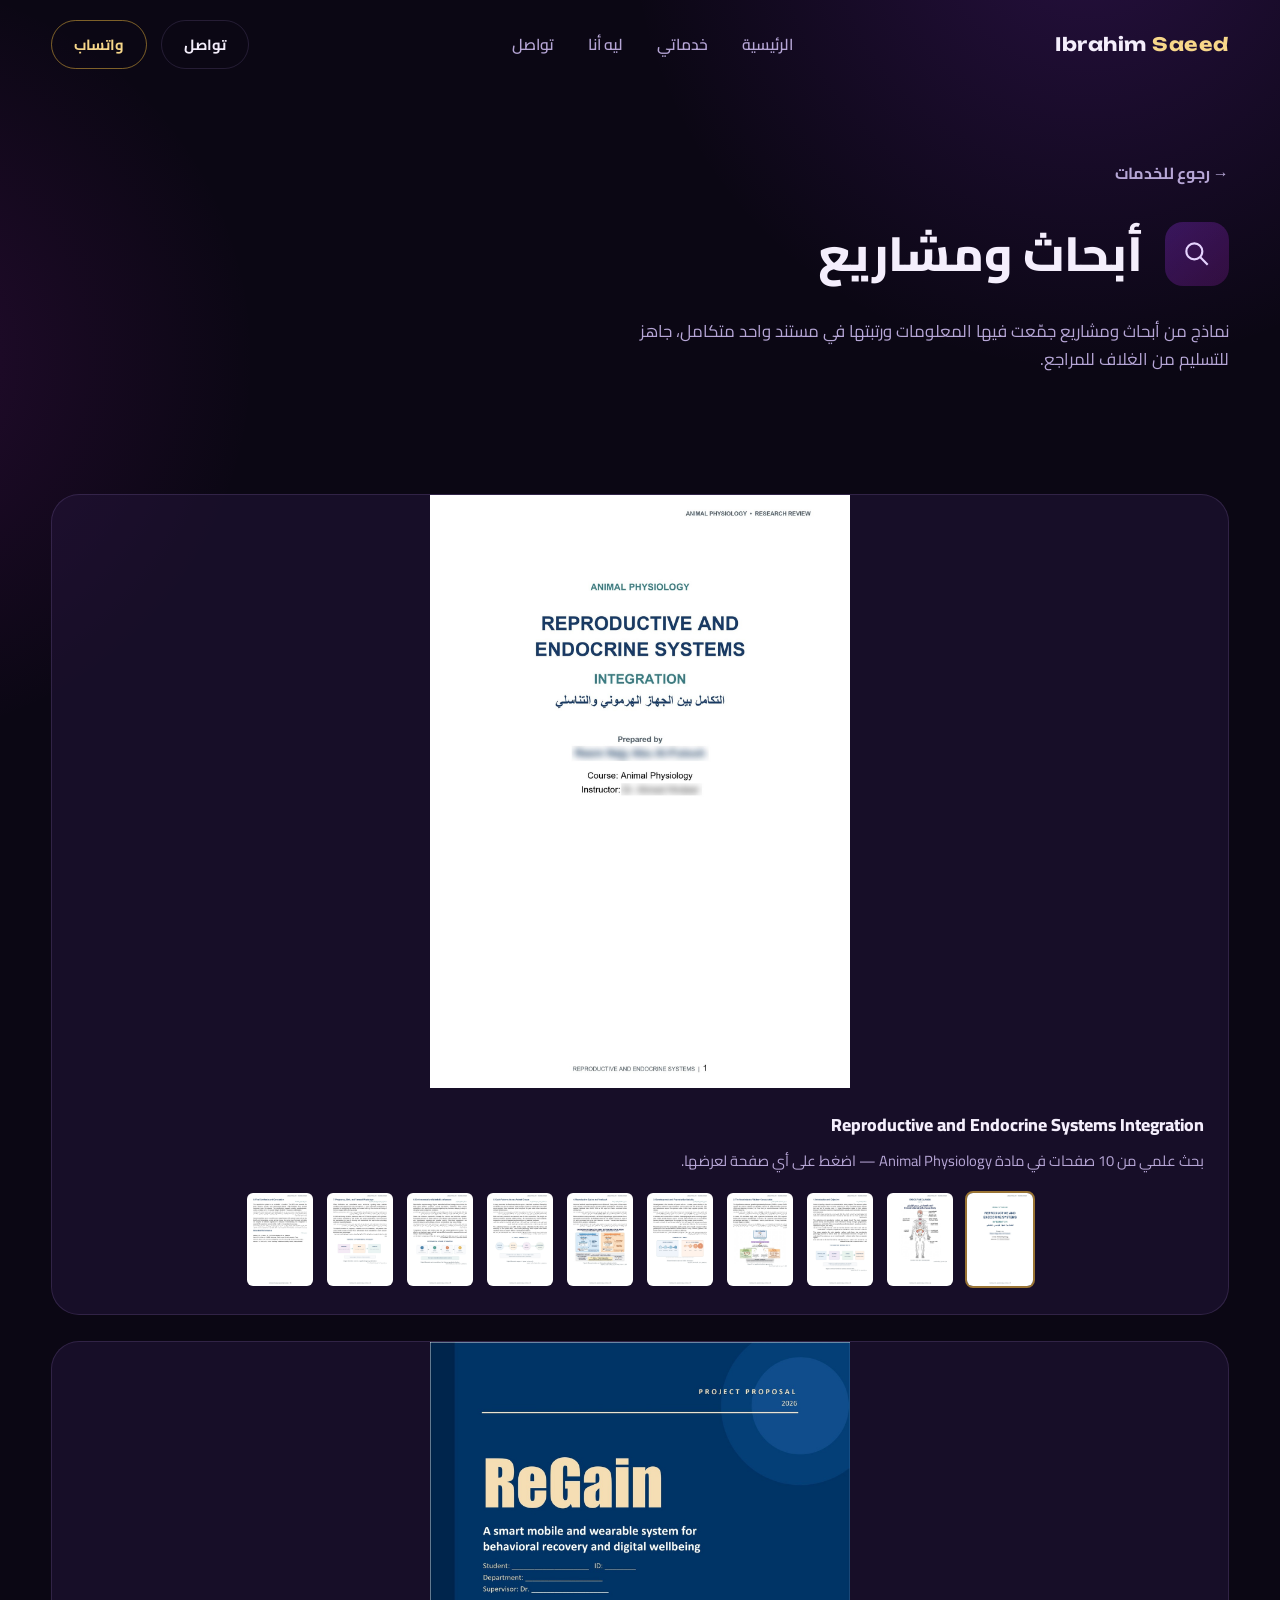
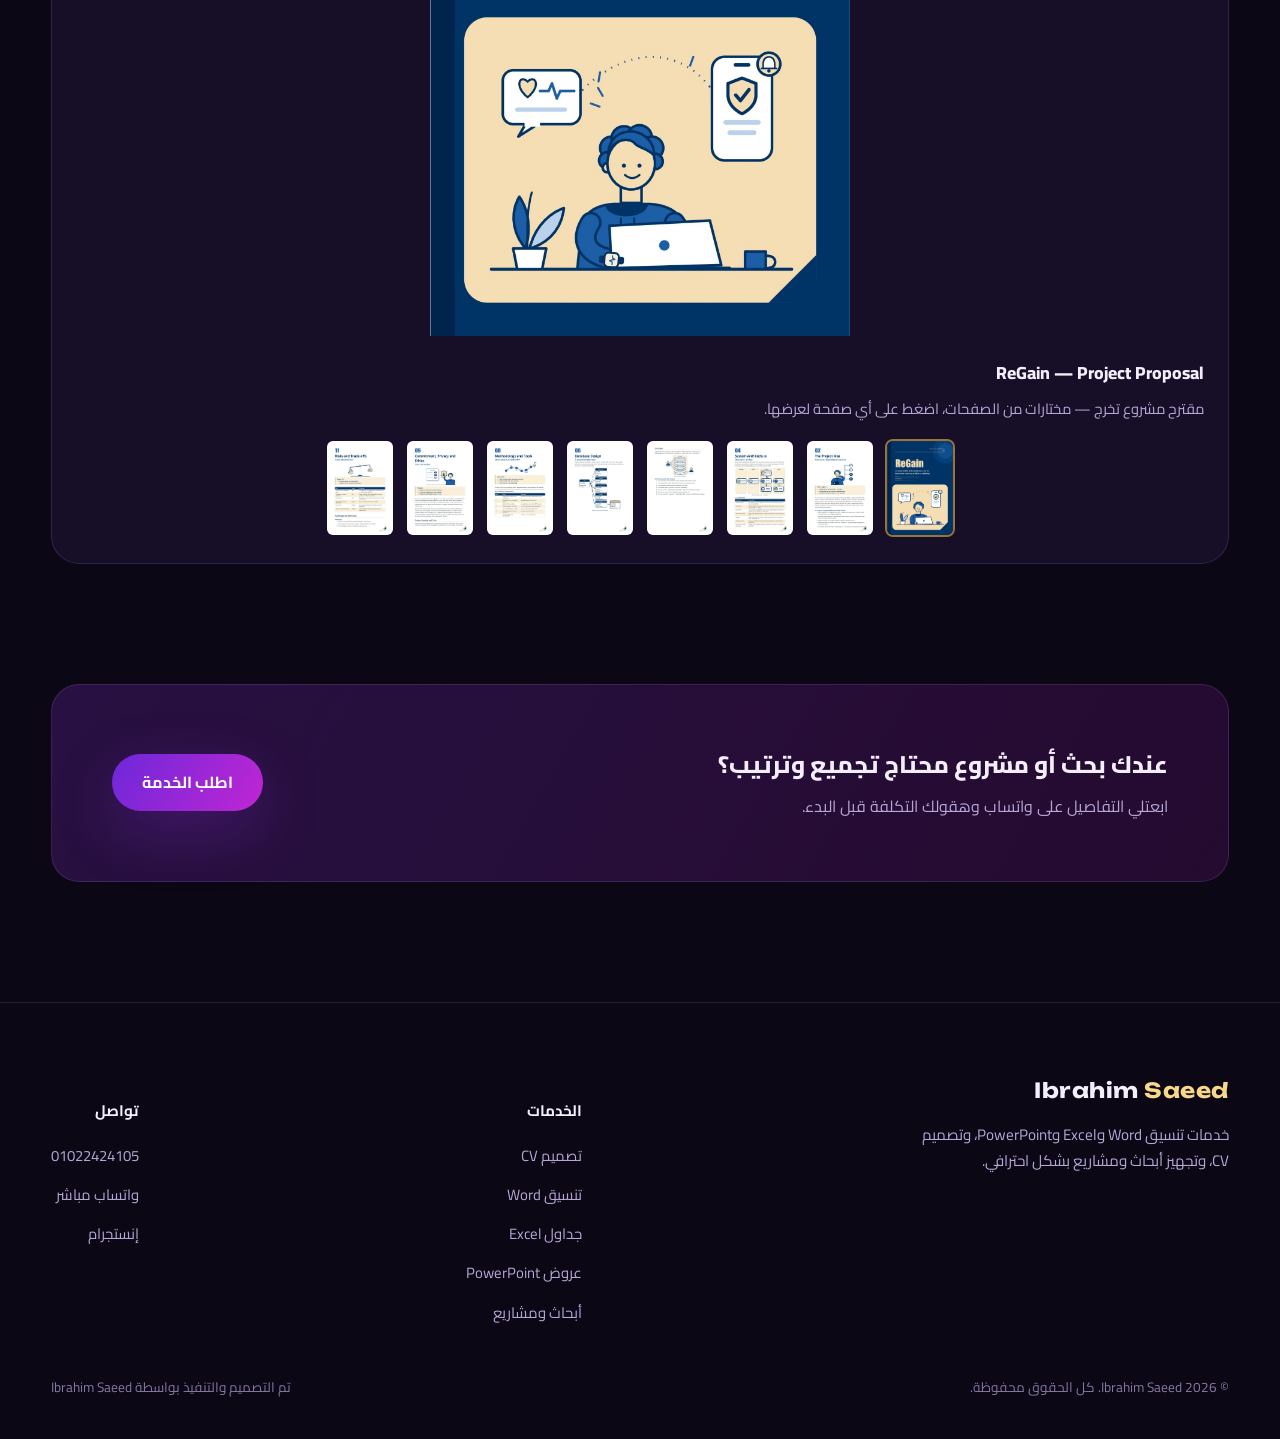
<file: services/research.html>
<!DOCTYPE html>
<html lang="ar" dir="rtl">
<head>
<meta charset="UTF-8">
<meta name="viewport" content="width=device-width, initial-scale=1.0">
<title>أبحاث ومشاريع — Ibrahim Saeed</title>
<link rel="stylesheet" href="../assets/style.css">
</head>
<body>

<nav class="nav scrolled">
  <div class="container">
    <a href="../index.html" class="brand">Ibrahim <span>Saeed</span></a>
    <ul class="nav-links">
      <li><a href="../index.html">الرئيسية</a></li>
      <li><a href="../index.html#services">خدماتي</a></li>
      <li><a href="../index.html#why">ليه أنا</a></li>
      <li><a href="../index.html#contact">تواصل</a></li>
    </ul>
    <div class="nav-cta">
      <a href="../index.html#contact" class="btn btn-ghost">تواصل</a>
      <a href="https://wa.me/201022424105" target="_blank" class="btn btn-gold">واتساب</a>
    </div>
    <button class="burger" aria-label="فتح القائمة"><span></span><span></span><span></span></button>
  </div>
</nav>

<div class="mobile-panel">
  <a href="../index.html">الرئيسية</a>
  <a href="../index.html#services">خدماتي</a>
  <a href="../index.html#why">ليه أنا</a>
  <a href="../index.html#contact">تواصل</a>
  <a href="https://wa.me/201022424105" target="_blank" class="btn btn-gold" style="width:fit-content">تواصل واتساب</a>
</div>

<header class="svc-hero">
  <div class="container">
    <a href="../index.html#services" class="svc-back">→ رجوع للخدمات</a>
    <div class="svc-hero-top">
      <div class="svc-hero-icon">
        <svg viewBox="0 0 24 24" fill="none" stroke="#e6d4ff" stroke-width="1.6"><circle cx="10" cy="10" r="6"/><path d="M14.5 14.5 20 20"/></svg>
      </div>
      <h1>أبحاث ومشاريع</h1>
    </div>
    <p>نماذج من أبحاث ومشاريع جمّعت فيها المعلومات ورتبتها في مستند واحد متكامل، جاهز للتسليم من الغلاف للمراجع.</p>
  </div>
</header>

<section class="projects">
  <div class="container">
    <div class="projects-grid">

      <div class="project-card will-reveal" style="grid-column: 1 / -1;">
        <div class="project-media" style="aspect-ratio:1400/1978; max-width:420px; margin-inline:auto;">
          <img id="paper-main-img" src="../images/paper-1.jpg" alt="Reproductive and Endocrine Systems Integration">
        </div>
        <div class="project-info">
          <h3>Reproductive and Endocrine Systems Integration</h3>
          <p>بحث علمي من 10 صفحات في مادة Animal Physiology — اضغط على أي صفحة لعرضها.</p>
          <div style="display:flex; gap:10px; margin-top:18px; flex-wrap:wrap; justify-content:center;">
<img src="../images/paper-1.jpg" onclick="document.getElementById('paper-main-img').src=this.src" alt="صفحة 1" style="width:70px; height:auto; border-radius:8px; cursor:pointer; border:2px solid rgba(240,185,63,0.6);">
<img src="../images/paper-2.jpg" onclick="document.getElementById('paper-main-img').src=this.src" alt="صفحة 2" style="width:70px; height:auto; border-radius:8px; cursor:pointer; border:2px solid transparent;">
<img src="../images/paper-3.jpg" onclick="document.getElementById('paper-main-img').src=this.src" alt="صفحة 3" style="width:70px; height:auto; border-radius:8px; cursor:pointer; border:2px solid transparent;">
<img src="../images/paper-4.jpg" onclick="document.getElementById('paper-main-img').src=this.src" alt="صفحة 4" style="width:70px; height:auto; border-radius:8px; cursor:pointer; border:2px solid transparent;">
<img src="../images/paper-5.jpg" onclick="document.getElementById('paper-main-img').src=this.src" alt="صفحة 5" style="width:70px; height:auto; border-radius:8px; cursor:pointer; border:2px solid transparent;">
<img src="../images/paper-6.jpg" onclick="document.getElementById('paper-main-img').src=this.src" alt="صفحة 6" style="width:70px; height:auto; border-radius:8px; cursor:pointer; border:2px solid transparent;">
<img src="../images/paper-7.jpg" onclick="document.getElementById('paper-main-img').src=this.src" alt="صفحة 7" style="width:70px; height:auto; border-radius:8px; cursor:pointer; border:2px solid transparent;">
<img src="../images/paper-8.jpg" onclick="document.getElementById('paper-main-img').src=this.src" alt="صفحة 8" style="width:70px; height:auto; border-radius:8px; cursor:pointer; border:2px solid transparent;">
<img src="../images/paper-9.jpg" onclick="document.getElementById('paper-main-img').src=this.src" alt="صفحة 9" style="width:70px; height:auto; border-radius:8px; cursor:pointer; border:2px solid transparent;">
<img src="../images/paper-10.jpg" onclick="document.getElementById('paper-main-img').src=this.src" alt="صفحة 10" style="width:70px; height:auto; border-radius:8px; cursor:pointer; border:2px solid transparent;">
          </div>
        </div>
      </div>

      <div class="project-card will-reveal" style="grid-column: 1 / -1;">
        <div class="project-media" style="aspect-ratio:1400/1980; max-width:420px; margin-inline:auto;">
          <img id="regain-main-img" src="../images/regain-1.jpg" alt="ReGain Project Proposal">
        </div>
        <div class="project-info">
          <h3>ReGain — Project Proposal</h3>
          <p>مقترح مشروع تخرج — مختارات من الصفحات، اضغط على أي صفحة لعرضها.</p>
          <div style="display:flex; gap:10px; margin-top:18px; flex-wrap:wrap; justify-content:center;">
<img src="../images/regain-1.jpg" onclick="document.getElementById('regain-main-img').src=this.src" alt="صفحة 1" style="width:70px; height:auto; border-radius:8px; cursor:pointer; border:2px solid rgba(240,185,63,0.6);">
<img src="../images/regain-4.jpg" onclick="document.getElementById('regain-main-img').src=this.src" alt="صفحة 4" style="width:70px; height:auto; border-radius:8px; cursor:pointer; border:2px solid transparent;">
<img src="../images/regain-8.jpg" onclick="document.getElementById('regain-main-img').src=this.src" alt="صفحة 8" style="width:70px; height:auto; border-radius:8px; cursor:pointer; border:2px solid transparent;">
<img src="../images/regain-11.jpg" onclick="document.getElementById('regain-main-img').src=this.src" alt="صفحة 11" style="width:70px; height:auto; border-radius:8px; cursor:pointer; border:2px solid transparent;">
<img src="../images/regain-12.jpg" onclick="document.getElementById('regain-main-img').src=this.src" alt="صفحة 12" style="width:70px; height:auto; border-radius:8px; cursor:pointer; border:2px solid transparent;">
<img src="../images/regain-15.jpg" onclick="document.getElementById('regain-main-img').src=this.src" alt="صفحة 15" style="width:70px; height:auto; border-radius:8px; cursor:pointer; border:2px solid transparent;">
<img src="../images/regain-17.jpg" onclick="document.getElementById('regain-main-img').src=this.src" alt="صفحة 17" style="width:70px; height:auto; border-radius:8px; cursor:pointer; border:2px solid transparent;">
<img src="../images/regain-21.jpg" onclick="document.getElementById('regain-main-img').src=this.src" alt="صفحة 21" style="width:70px; height:auto; border-radius:8px; cursor:pointer; border:2px solid transparent;">
          </div>
        </div>
      </div>
    </div>
  </div>
</section>

<section>
  <div class="container">
    <div class="cta-band will-reveal">
      <div>
        <h3>عندك بحث أو مشروع محتاج تجميع وترتيب؟</h3>
        <p>ابعتلي التفاصيل على واتساب وهقولك التكلفة قبل البدء.</p>
      </div>
      <a href="https://wa.me/201022424105" target="_blank" class="btn btn-primary">اطلب الخدمة</a>
    </div>
  </div>
</section>

<footer>
  <div class="container">
    <div class="footer-grid">
      <div class="footer-brand">
        <a href="../index.html" class="brand">Ibrahim <span>Saeed</span></a>
        <p>خدمات تنسيق Word وExcel وPowerPoint، وتصميم CV، وتجهيز أبحاث ومشاريع بشكل احترافي.</p>
      </div>
      <div class="footer-col">
        <h5>الخدمات</h5>
        <ul>
          <li><a href="cv.html">تصميم CV</a></li>
          <li><a href="word.html">تنسيق Word</a></li>
          <li><a href="excel.html">جداول Excel</a></li>
          <li><a href="powerpoint.html">عروض PowerPoint</a></li>
          <li><a href="research.html">أبحاث ومشاريع</a></li>
        </ul>
      </div>
      <div class="footer-col">
        <h5>تواصل</h5>
        <ul>
          <li><a href="tel:01022424105" class="ltr" style="display:inline-block">01022424105</a></li>
          <li><a href="https://wa.me/201022424105" target="_blank">واتساب مباشر</a></li>
          <li><a href="https://www.instagram.com/_ibrahimoffice/" target="_blank">إنستجرام</a></li>
        </ul>
      </div>
    </div>
    <div class="footer-bottom">
      <span>© 2026 Ibrahim Saeed. كل الحقوق محفوظة.</span>
      <span>تم التصميم والتنفيذ بواسطة Ibrahim Saeed</span>
    </div>
  </div>
</footer>

<div class="lightbox">
  <button class="lightbox-close" aria-label="قفل">✕</button>
  <div class="lightbox-inner"></div>
</div>

<script src="../assets/script.js?v=2"></script>
</body>
</html>
</file>
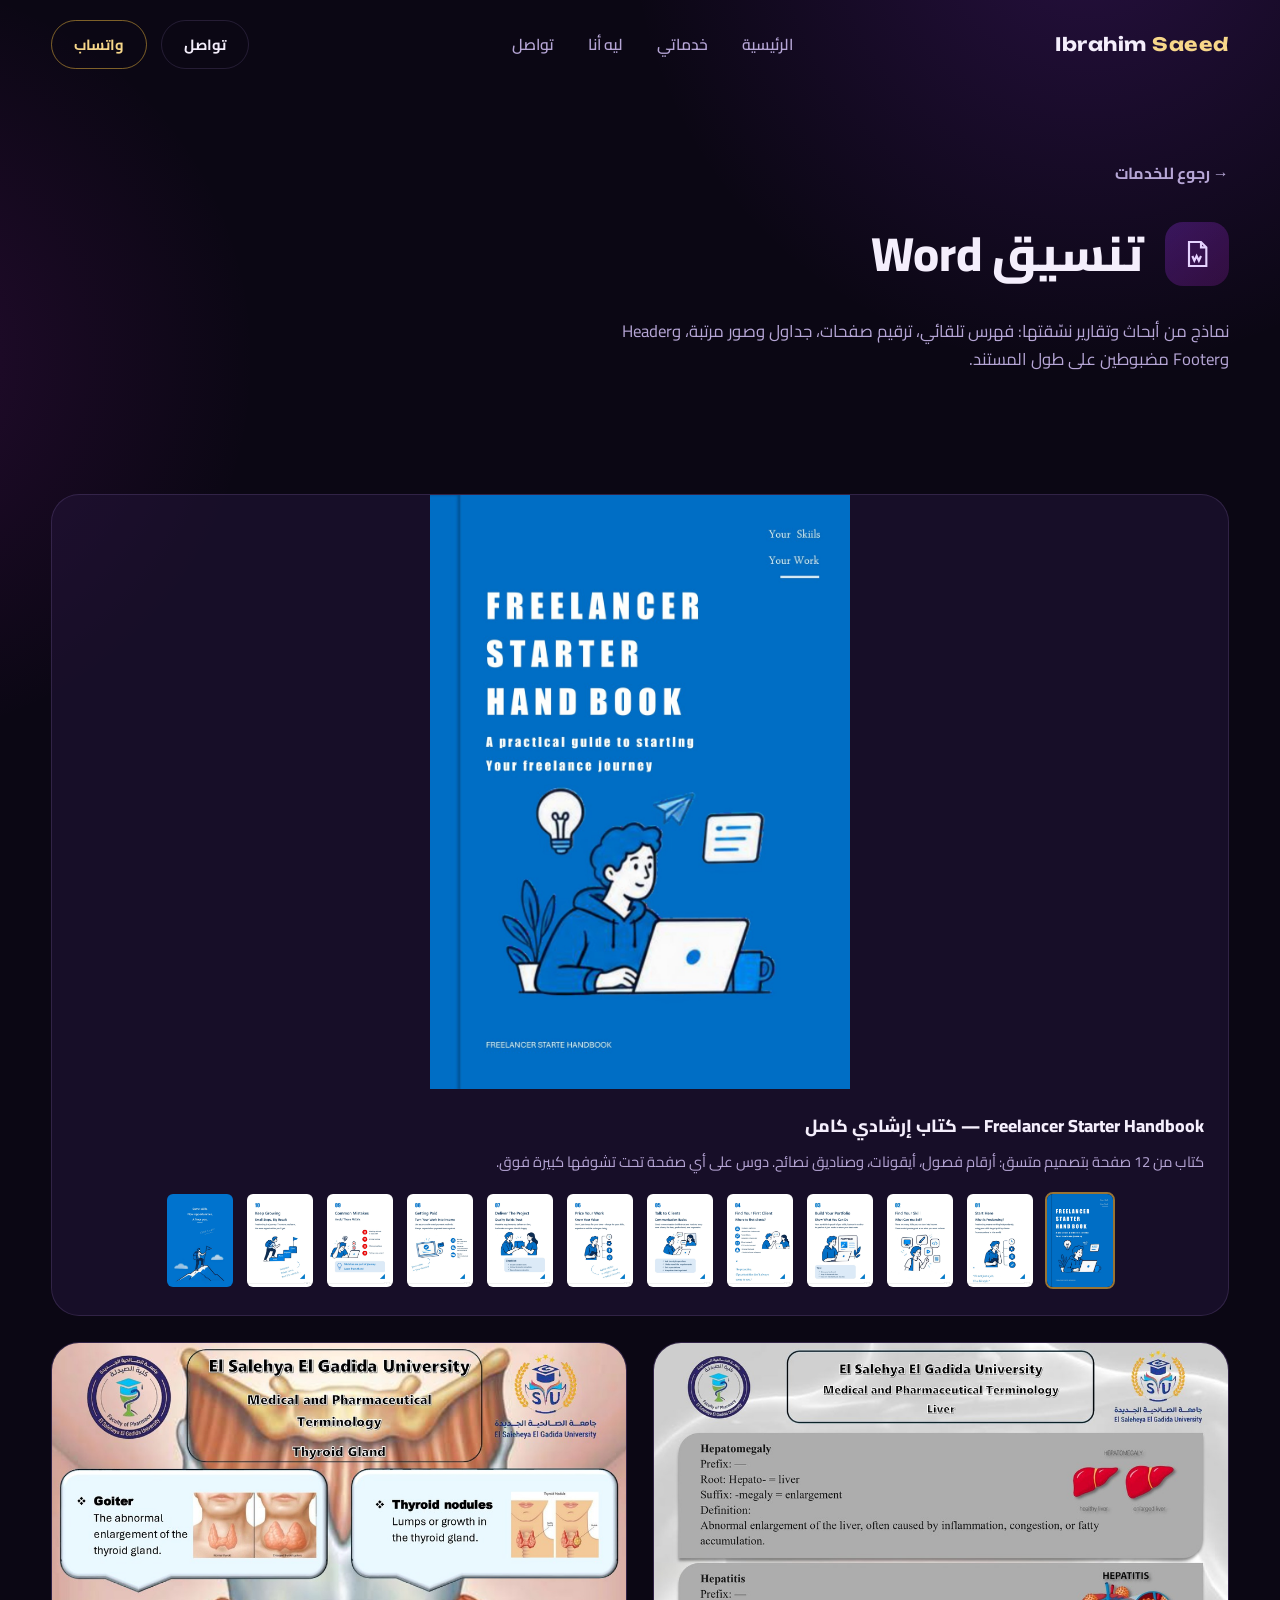
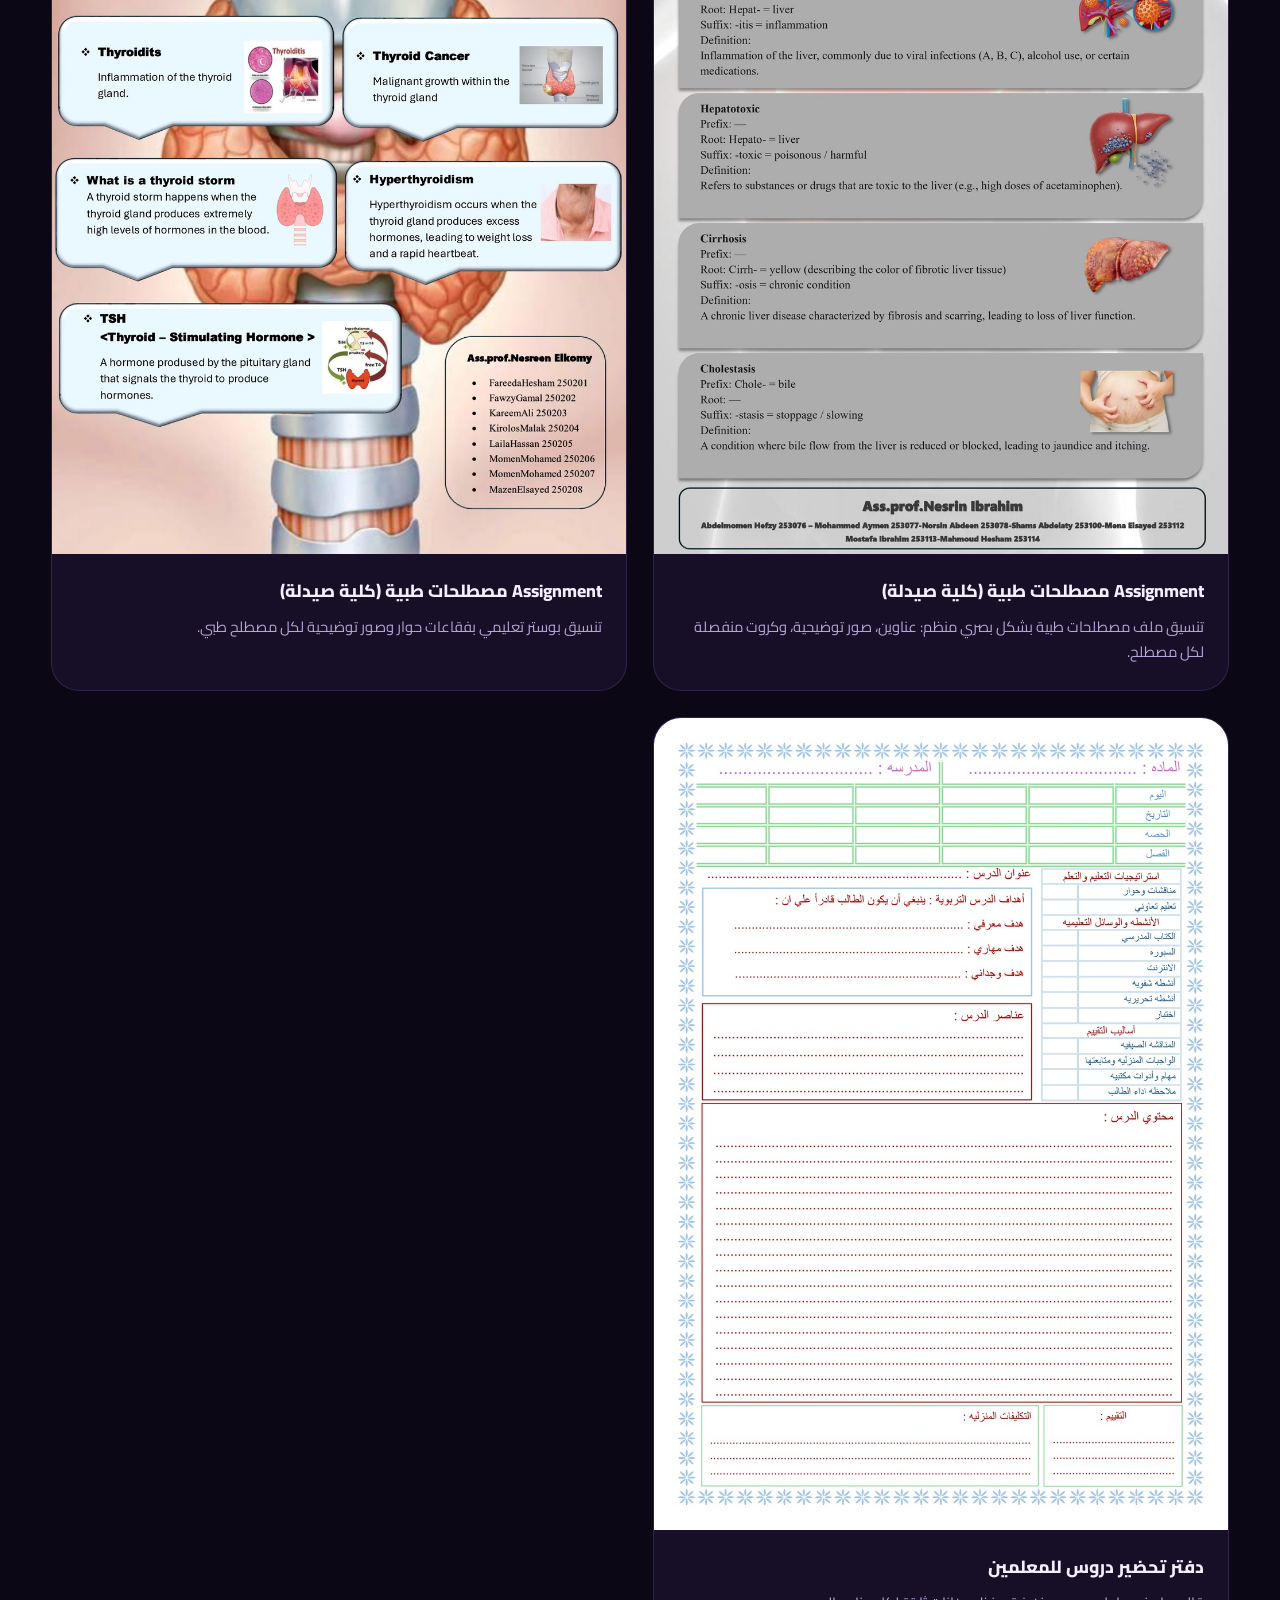
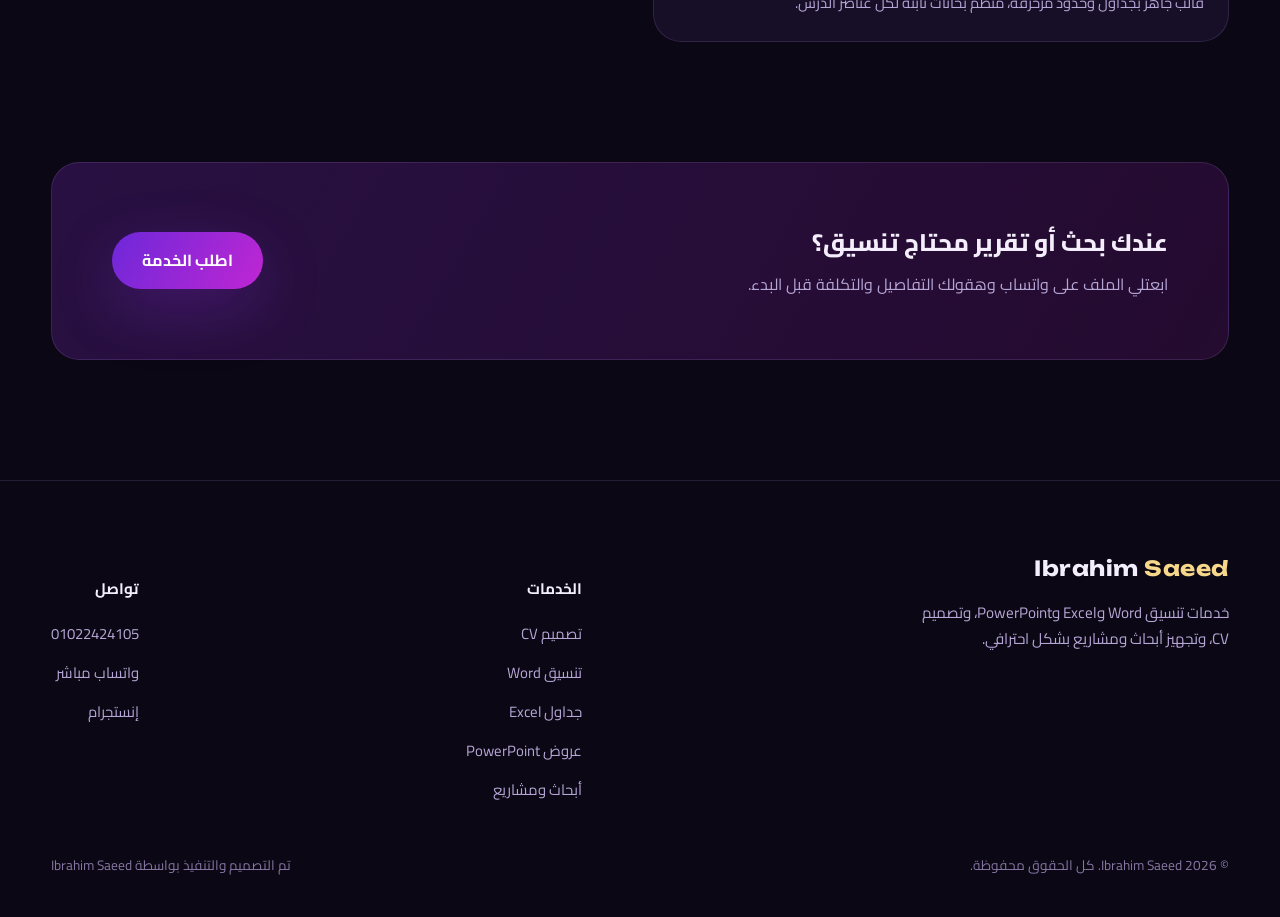
<file: services/word.html>
<!DOCTYPE html>
<html lang="ar" dir="rtl">
<head>
<meta charset="UTF-8">
<meta name="viewport" content="width=device-width, initial-scale=1.0">
<title>تنسيق Word — Ibrahim Saeed</title>
<link rel="stylesheet" href="../assets/style.css">
</head>
<body>

<nav class="nav scrolled">
  <div class="container">
    <a href="../index.html" class="brand">Ibrahim <span>Saeed</span></a>
    <ul class="nav-links">
      <li><a href="../index.html">الرئيسية</a></li>
      <li><a href="../index.html#services">خدماتي</a></li>
      <li><a href="../index.html#why">ليه أنا</a></li>
      <li><a href="../index.html#contact">تواصل</a></li>
    </ul>
    <div class="nav-cta">
      <a href="../index.html#contact" class="btn btn-ghost">تواصل</a>
      <a href="https://wa.me/201022424105" target="_blank" class="btn btn-gold">واتساب</a>
    </div>
    <button class="burger" aria-label="فتح القائمة"><span></span><span></span><span></span></button>
  </div>
</nav>

<div class="mobile-panel">
  <a href="../index.html">الرئيسية</a>
  <a href="../index.html#services">خدماتي</a>
  <a href="../index.html#why">ليه أنا</a>
  <a href="../index.html#contact">تواصل</a>
  <a href="https://wa.me/201022424105" target="_blank" class="btn btn-gold" style="width:fit-content">تواصل واتساب</a>
</div>

<header class="svc-hero">
  <div class="container">
    <a href="../index.html#services" class="svc-back">→ رجوع للخدمات</a>
    <div class="svc-hero-top">
      <div class="svc-hero-icon">
        <svg viewBox="0 0 24 24" fill="none" stroke="#e6d4ff" stroke-width="1.6"><path d="M6 3h9l4 4v14H6z"/><path d="M15 3v4h4"/><path d="M8.5 13.5 10 17l1.7-3.5L13.4 17l1.6-3.5"/></svg>
      </div>
      <h1>تنسيق Word</h1>
    </div>
    <p>نماذج من أبحاث وتقارير نسّقتها: فهرس تلقائي، ترقيم صفحات، جداول وصور مرتبة، وHeader وFooter مضبوطين على طول المستند.</p>
  </div>
</header>

<section class="projects">
  <div class="container">
    <div class="projects-grid">

      <div class="project-card will-reveal" style="grid-column: 1 / -1;">
        <div class="project-media" style="aspect-ratio:1000/1414; max-width:420px; margin-inline:auto;">
          <img id="fh-main-img" src="../images/handbook-1.jpg" alt="غلاف كتاب Freelancer Starter Handbook">
        </div>
        <div class="project-info">
          <h3>Freelancer Starter Handbook — كتاب إرشادي كامل</h3>
          <p>كتاب من 12 صفحة بتصميم متسق: أرقام فصول، أيقونات، وصناديق نصائح. دوس على أي صفحة تحت تشوفها كبيرة فوق.</p>
          <div style="display:flex; gap:10px; margin-top:18px; flex-wrap:wrap; justify-content:center;">
            <img src="../images/handbook-1.jpg" onclick="document.getElementById('fh-main-img').src=this.src" alt="الغلاف" style="width:70px; height:auto; border-radius:8px; cursor:pointer; border:2px solid rgba(240,185,63,0.6);">
            <img src="../images/handbook-2.jpg" onclick="document.getElementById('fh-main-img').src=this.src" alt="صفحة 1" style="width:70px; height:auto; border-radius:8px; cursor:pointer; border:2px solid transparent;">
            <img src="../images/handbook-3.jpg" onclick="document.getElementById('fh-main-img').src=this.src" alt="صفحة 2" style="width:70px; height:auto; border-radius:8px; cursor:pointer; border:2px solid transparent;">
            <img src="../images/handbook-4.jpg" onclick="document.getElementById('fh-main-img').src=this.src" alt="صفحة 3" style="width:70px; height:auto; border-radius:8px; cursor:pointer; border:2px solid transparent;">
            <img src="../images/handbook-5.jpg" onclick="document.getElementById('fh-main-img').src=this.src" alt="صفحة 4" style="width:70px; height:auto; border-radius:8px; cursor:pointer; border:2px solid transparent;">
            <img src="../images/handbook-6.jpg" onclick="document.getElementById('fh-main-img').src=this.src" alt="صفحة 5" style="width:70px; height:auto; border-radius:8px; cursor:pointer; border:2px solid transparent;">
            <img src="../images/handbook-7.jpg" onclick="document.getElementById('fh-main-img').src=this.src" alt="صفحة 6" style="width:70px; height:auto; border-radius:8px; cursor:pointer; border:2px solid transparent;">
            <img src="../images/handbook-8.jpg" onclick="document.getElementById('fh-main-img').src=this.src" alt="صفحة 7" style="width:70px; height:auto; border-radius:8px; cursor:pointer; border:2px solid transparent;">
            <img src="../images/handbook-9.jpg" onclick="document.getElementById('fh-main-img').src=this.src" alt="صفحة 8" style="width:70px; height:auto; border-radius:8px; cursor:pointer; border:2px solid transparent;">
            <img src="../images/handbook-10.jpg" onclick="document.getElementById('fh-main-img').src=this.src" alt="صفحة 9" style="width:70px; height:auto; border-radius:8px; cursor:pointer; border:2px solid transparent;">
            <img src="../images/handbook-11.jpg" onclick="document.getElementById('fh-main-img').src=this.src" alt="صفحة 10" style="width:70px; height:auto; border-radius:8px; cursor:pointer; border:2px solid transparent;">
            <img src="../images/handbook-12.jpg" onclick="document.getElementById('fh-main-img').src=this.src" alt="الختام" style="width:70px; height:auto; border-radius:8px; cursor:pointer; border:2px solid transparent;">
          </div>
        </div>
      </div>

      <div class="project-card will-reveal" style="transition-delay:.05s">
        <div class="project-media" style="aspect-ratio:1000/1414;">
          <img src="../images/word-1.jpg" alt="Assignment مصطلحات طبية عن الكبد">
        </div>
        <div class="project-info">
          <h3>Assignment مصطلحات طبية (كلية صيدلة)</h3>
          <p>تنسيق ملف مصطلحات طبية بشكل بصري منظم: عناوين، صور توضيحية، وكروت منفصلة لكل مصطلح.</p>
        </div>
      </div>

      <div class="project-card will-reveal" style="transition-delay:.1s">
        <div class="project-media" style="aspect-ratio:1000/1414;">
          <img src="../images/word-2.jpg" alt="Assignment مصطلحات طبية عن الغدة الدرقية">
        </div>
        <div class="project-info">
          <h3>Assignment مصطلحات طبية (كلية صيدلة)</h3>
          <p>تنسيق بوستر تعليمي بفقاعات حوار وصور توضيحية لكل مصطلح طبي.</p>
        </div>
      </div>

      <div class="project-card will-reveal" style="transition-delay:.15s">
        <div class="project-media" style="aspect-ratio:1000/1414;">
          <img src="../images/word-3.jpg" alt="دفتر تحضير دروس للمعلمين">
        </div>
        <div class="project-info">
          <h3>دفتر تحضير دروس للمعلمين</h3>
          <p>قالب جاهز بجداول وحدود مزخرفة، منظم بخانات ثابتة لكل عناصر الدرس.</p>
        </div>
      </div>

    </div>
  </div>
</section>

<section>
  <div class="container">
    <div class="cta-band will-reveal">
      <div>
        <h3>عندك بحث أو تقرير محتاج تنسيق؟</h3>
        <p>ابعتلي الملف على واتساب وهقولك التفاصيل والتكلفة قبل البدء.</p>
      </div>
      <a href="https://wa.me/201022424105" target="_blank" class="btn btn-primary">اطلب الخدمة</a>
    </div>
  </div>
</section>

<footer>
  <div class="container">
    <div class="footer-grid">
      <div class="footer-brand">
        <a href="../index.html" class="brand">Ibrahim <span>Saeed</span></a>
        <p>خدمات تنسيق Word وExcel وPowerPoint، وتصميم CV، وتجهيز أبحاث ومشاريع بشكل احترافي.</p>
      </div>
      <div class="footer-col">
        <h5>الخدمات</h5>
        <ul>
          <li><a href="cv.html">تصميم CV</a></li>
          <li><a href="word.html">تنسيق Word</a></li>
          <li><a href="excel.html">جداول Excel</a></li>
          <li><a href="powerpoint.html">عروض PowerPoint</a></li>
          <li><a href="research.html">أبحاث ومشاريع</a></li>
        </ul>
      </div>
      <div class="footer-col">
        <h5>تواصل</h5>
        <ul>
          <li><a href="tel:01022424105" class="ltr" style="display:inline-block">01022424105</a></li>
          <li><a href="https://wa.me/201022424105" target="_blank">واتساب مباشر</a></li>
          <li><a href="https://www.instagram.com/_ibrahimoffice/" target="_blank">إنستجرام</a></li>
        </ul>
      </div>
    </div>
    <div class="footer-bottom">
      <span>© 2026 Ibrahim Saeed. كل الحقوق محفوظة.</span>
      <span>تم التصميم والتنفيذ بواسطة Ibrahim Saeed</span>
    </div>
  </div>
</footer>

<div class="lightbox">
  <button class="lightbox-close" aria-label="قفل">✕</button>
  <div class="lightbox-inner"></div>
</div>

<script src="../assets/script.js?v=2"></script>
</body>
</html>
</file>
<file: assets/style.css>
@import url('https://fonts.googleapis.com/css2?family=Cairo:wght@400;500;600;700;800&family=Unbounded:wght@600;700;800;900&display=swap');

:root{
  --bg: #0b0714;
  --bg-soft: #130a22;
  --surface: rgba(36, 20, 58, 0.55);
  --surface-solid: #1b0f30;
  --border: rgba(180, 150, 230, 0.16);

  --violet-1: #6d28d9;
  --violet-2: #9333ea;
  --magenta: #c026d3;
  --gold: #f0b93f;
  --gold-soft: #f7d78a;

  --text-1: #f4eefc;
  --text-2: #b6a6d6;
  --text-3: #8676a3;

  --radius-lg: 28px;
  --radius-md: 18px;
  --radius-sm: 10px;

  --shadow-glow: 0 20px 60px rgba(147, 51, 234, 0.25);
  --shadow-gold: 0 14px 40px rgba(240, 185, 63, 0.18);

  --ease: cubic-bezier(.22,1,.36,1);
}

*,*::before,*::after{ box-sizing: border-box; }

html{ scroll-behavior: smooth; }

body{
  margin:0;
  background: var(--bg);
  color: var(--text-1);
  font-family: 'Cairo', sans-serif;
  direction: rtl;
  overflow-x: hidden;
  line-height: 1.7;
}

body::before{
  content:'';
  position: fixed;
  inset: 0;
  z-index: 0;
  pointer-events: none;
  background:
    radial-gradient(60vw 60vw at 85% -10%, rgba(147,51,234,0.20), transparent 60%),
    radial-gradient(50vw 50vw at -10% 40%, rgba(192,38,212,0.14), transparent 60%),
    var(--bg);
}

img{ max-width: 100%; display:block; }
a{ color: inherit; text-decoration: none; }
ul{ list-style: none; margin:0; padding:0; }
button{ font-family: inherit; cursor:pointer; border:none; background:none; color:inherit; }
h1,h2,h3,h4{ margin:0; }
p{ margin:0; }

.ltr{ direction: ltr; unicode-bidi: isolate; }

.container{
  width: min(1180px, 92%);
  margin-inline: auto;
  position: relative;
  z-index: 1;
}

.section-tag{
  display:inline-block;
  color: var(--gold-soft);
  font-weight: 700;
  font-size: 0.95rem;
  margin-bottom: 14px;
}

.section-heading{
  font-size: clamp(1.8rem, 3.4vw, 2.6rem);
  font-weight: 800;
  color: var(--text-1);
  max-width: 620px;
}

.section-sub{
  color: var(--text-2);
  max-width: 560px;
  margin-top: 12px;
  font-size: 1.02rem;
}

/* ---------- Buttons ---------- */
.btn{
  display:inline-flex;
  align-items:center;
  gap:10px;
  padding: 15px 30px;
  border-radius: 999px;
  font-weight: 700;
  font-size: 1rem;
  transition: transform .35s var(--ease), box-shadow .35s var(--ease), filter .35s var(--ease);
  white-space: nowrap;
}
.btn:active{ transform: scale(.97); }

.btn-primary{
  background: linear-gradient(120deg, var(--violet-1), var(--magenta));
  color: #fff;
  box-shadow: var(--shadow-glow);
}
.btn-primary:hover{ transform: translateY(-3px); filter: brightness(1.1); }

.btn-gold{
  background: transparent;
  color: var(--gold-soft);
  border: 1.5px solid rgba(240,185,63,0.5);
}
.btn-gold:hover{
  background: rgba(240,185,63,0.1);
  border-color: var(--gold);
  transform: translateY(-3px);
  box-shadow: var(--shadow-gold);
}

.btn-ghost{
  color: var(--text-1);
  border: 1.5px solid var(--border);
  padding: 12px 24px;
}
.btn-ghost:hover{ background: rgba(255,255,255,0.05); }

/* ---------- Navbar ---------- */
.nav{
  position: fixed;
  top: 0; inset-inline: 0;
  z-index: 100;
  padding: 20px 0;
  transition: padding .4s var(--ease), background .4s var(--ease), border-color .4s var(--ease);
  border-bottom: 1px solid transparent;
}
.nav.scrolled{
  padding: 12px 0;
  background: rgba(11, 7, 20, 0.75);
  backdrop-filter: blur(16px);
  border-color: var(--border);
}
.nav .container{
  display:flex;
  align-items:center;
  justify-content: space-between;
}
.brand{
  font-family: 'Unbounded', sans-serif;
  font-weight: 700;
  font-size: 1.15rem;
  letter-spacing: .5px;
  color: var(--text-1);
}
.brand span{ color: var(--gold-soft); }

.nav-links{
  display:flex;
  align-items:center;
  gap: 34px;
}
.nav-links a{
  color: var(--text-2);
  font-weight: 600;
  font-size: .98rem;
  position: relative;
  padding: 4px 0;
  transition: color .3s;
}
.nav-links a::after{
  content:'';
  position:absolute;
  right:0; bottom:-2px;
  width:0; height:2px;
  background: linear-gradient(90deg, var(--violet-2), var(--magenta));
  transition: width .3s var(--ease);
}
.nav-links a:hover{ color: var(--text-1); }
.nav-links a:hover::after{ width:100%; }

.nav-cta{ display:flex; align-items:center; gap:14px; }
.nav-cta .btn{ padding: 11px 22px; font-size: .92rem; }

.burger{
  display:none;
  width: 42px; height: 42px;
  border-radius: 12px;
  border: 1px solid var(--border);
  align-items:center; justify-content:center;
  flex-direction: column;
  gap: 5px;
}
.burger span{
  width: 18px; height: 2px;
  background: var(--text-1);
  border-radius: 2px;
  transition: transform .3s, opacity .3s;
}
.burger.open span:nth-child(1){ transform: translateY(7px) rotate(45deg); }
.burger.open span:nth-child(2){ opacity:0; }
.burger.open span:nth-child(3){ transform: translateY(-7px) rotate(-45deg); }

.mobile-panel{
  position: fixed;
  top: 0; inset-inline: 0;
  background: var(--surface-solid);
  padding: 100px 8% 40px;
  transform: translateY(-110%);
  transition: transform .45s var(--ease);
  z-index: 90;
  display:flex;
  flex-direction: column;
  gap: 26px;
  border-bottom: 1px solid var(--border);
}
.mobile-panel.open{ transform: translateY(0); }
.mobile-panel a{
  font-size: 1.2rem;
  font-weight: 700;
  color: var(--text-1);
}

/* ---------- Hero ---------- */
.hero{
  position: relative;
  padding: 170px 0 120px;
  min-height: 92vh;
  display:flex;
  align-items:center;
}
.hero-grid{
  display:grid;
  grid-template-columns: 1.1fr 0.9fr;
  gap: 40px;
  align-items:center;
}
.hero-eyebrow{
  font-family: 'Unbounded', sans-serif;
  font-size: .8rem;
  color: var(--gold-soft);
  letter-spacing: 1px;
  margin-bottom: 18px;
}
.hero-name{
  font-family: 'Unbounded', sans-serif;
  font-weight: 800;
  font-size: clamp(2.6rem, 6vw, 4.6rem);
  line-height: 1.05;
  color: var(--text-1);
}
.hero-role{
  font-size: clamp(1.2rem, 2.2vw, 1.6rem);
  font-weight: 700;
  margin-top: 18px;
  background: linear-gradient(120deg, var(--gold-soft), var(--magenta) 70%);
  -webkit-background-clip: text;
  background-clip: text;
  color: transparent;
}
.hero-desc{
  margin-top: 22px;
  color: var(--text-2);
  max-width: 480px;
  font-size: 1.05rem;
}
.hero-actions{
  margin-top: 38px;
  display:flex;
  gap: 16px;
  flex-wrap: wrap;
}

.reveal{ animation: revealUp .9s var(--ease) forwards; }

@keyframes revealUp{
  from{ opacity:0; transform: translateY(24px); }
  to{ opacity:1; transform: translateY(0); }
}

/* floating document cluster */
.doc-stage{
  position: relative;
  height: 460px;
}
.doc-card{
  position: absolute;
  width: 190px;
  padding: 20px;
  border-radius: var(--radius-md);
  background: linear-gradient(155deg, rgba(255,255,255,0.07), rgba(255,255,255,0.02));
  border: 1px solid var(--border);
  backdrop-filter: blur(6px);
  box-shadow: 0 30px 60px rgba(0,0,0,0.35);
  clip-path: polygon(0 0, 78% 0, 100% 22%, 100% 100%, 0 100%);
  animation: float 7s ease-in-out infinite;
}
.doc-card .fold{
  position:absolute; top:0; right:0;
  width: 22%; height: 22%;
  background: rgba(255,255,255,0.08);
  clip-path: polygon(0 0, 100% 0, 100% 100%);
}
.doc-card .line{
  height: 7px;
  border-radius: 4px;
  background: rgba(255,255,255,0.14);
  margin-bottom: 9px;
}
.doc-card .line.short{ width: 55%; }
.doc-card .badge{
  margin-top: 14px;
  display:inline-block;
  font-size: .72rem;
  font-weight: 700;
  padding: 5px 12px;
  border-radius: 999px;
}

.doc-1{ top: 4%; right: 8%; z-index:3; animation-delay: 0s; }
.doc-1 .badge{ background: rgba(147,51,234,0.25); color:#e6d4ff; }
.doc-2{ top: 30%; right: 42%; width: 170px; z-index:2; animation-delay: 1.4s; }
.doc-2 .badge{ background: rgba(240,185,63,0.2); color: var(--gold-soft); }
.doc-3{ top: 55%; right: 4%; width: 175px; z-index:1; animation-delay: 2.6s; }
.doc-3 .badge{ background: rgba(192,38,212,0.22); color:#f6c9f2; }
.doc-4{ top: 62%; right: 46%; width: 150px; z-index:2; animation-delay: 3.6s; opacity:.9; }
.doc-4 .badge{ background: rgba(147,51,234,0.2); color:#e6d4ff; }

@keyframes float{
  0%, 100%{ transform: translateY(0) rotate(var(--rot, -4deg)); }
  50%{ transform: translateY(-16px) rotate(calc(var(--rot, -4deg) * -1)); }
}
.doc-1{ --rot: -6deg; }
.doc-2{ --rot: 4deg; }
.doc-3{ --rot: -3deg; }
.doc-4{ --rot: 5deg; }

.cursor-glow{
  position: absolute;
  inset:0;
  border-radius: inherit;
  background: radial-gradient(240px circle at var(--x,50%) var(--y,50%), rgba(147,51,234,0.16), transparent 60%);
  pointer-events:none;
}

/* ---------- Services ---------- */
.services{ padding: 120px 0; }
.services-head{
  display:flex;
  justify-content: space-between;
  align-items:flex-end;
  flex-wrap: wrap;
  gap: 20px;
  margin-bottom: 56px;
}

.services-grid{
  display:grid;
  grid-template-columns: repeat(3, 1fr);
  gap: 24px;
}
.service-card{
  position: relative;
  padding: 34px 28px;
  border-radius: var(--radius-lg);
  background: var(--surface);
  border: 1px solid var(--border);
  overflow:hidden;
  transition: transform .1s linear, border-color .35s var(--ease);
  transform-style: preserve-3d;
}
.service-card:hover{ border-color: rgba(147,51,234,0.5); }
.service-card::before{
  content:'';
  position:absolute; inset:0;
  background: radial-gradient(220px circle at var(--mx,50%) var(--my,50%), rgba(147,51,234,0.22), transparent 65%);
  opacity:0;
  transition: opacity .4s;
  pointer-events:none;
}
.service-card:hover::before{ opacity:1; }

.service-icon{
  width: 56px; height:56px;
  border-radius: 16px;
  display:flex; align-items:center; justify-content:center;
  background: linear-gradient(135deg, rgba(147,51,234,0.25), rgba(192,38,212,0.18));
  margin-bottom: 22px;
}
.service-icon svg{ width: 28px; height:28px; }

.service-card h3{
  font-size: 1.25rem;
  font-weight: 800;
  margin-bottom: 10px;
}
.service-card p{
  color: var(--text-2);
  font-size: .96rem;
  margin-bottom: 24px;
  min-height: 66px;
}
.service-link{
  display:inline-flex;
  align-items:center;
  gap:8px;
  font-weight: 700;
  color: var(--gold-soft);
  font-size: .95rem;
}
.service-link .arrow{
  transition: transform .3s var(--ease);
  display:inline-block;
}
.service-card:hover .service-link .arrow{ transform: translateX(-5px); }

/* ---------- Why ---------- */
.why{ padding: 60px 0 130px; }
.why-grid{
  display:grid;
  grid-template-columns: repeat(3,1fr);
  gap: 24px;
  border-top: 1px solid var(--border);
  border-bottom: 1px solid var(--border);
  padding: 46px 0;
}
.why-item h4{
  font-size: 1.1rem;
  font-weight: 800;
  margin-bottom: 10px;
  color: var(--text-1);
}
.why-item p{ color: var(--text-2); font-size: .95rem; }
.why-num{
  font-family:'Unbounded',sans-serif;
  color: var(--gold-soft);
  font-size: .85rem;
  margin-bottom: 14px;
  display:block;
}

/* ---------- Service page hero ---------- */
.svc-hero{
  padding: 160px 0 80px;
  position: relative;
}
.svc-back{
  display:inline-flex;
  align-items:center;
  gap:8px;
  color: var(--text-2);
  font-weight: 700;
  margin-bottom: 26px;
  transition: color .3s, gap .3s;
}
.svc-back:hover{ color: var(--text-1); gap: 12px; }
.svc-hero-top{
  display:flex;
  align-items:center;
  gap: 22px;
  margin-bottom: 22px;
}
.svc-hero-icon{
  width: 64px; height:64px;
  border-radius: 18px;
  display:flex; align-items:center; justify-content:center;
  background: linear-gradient(135deg, rgba(147,51,234,0.3), rgba(192,38,212,0.2));
}
.svc-hero-icon svg{ width:32px; height:32px; }
.svc-hero h1{
  font-size: clamp(2rem, 4vw, 3rem);
  font-weight: 800;
}
.svc-hero p{
  max-width: 620px;
  color: var(--text-2);
  font-size: 1.05rem;
}

/* ---------- Projects grid ---------- */
.projects{ padding: 40px 0 120px; }
.projects-grid{
  display:grid;
  grid-template-columns: repeat(2, 1fr);
  gap: 26px;
}
.project-card{
  border-radius: var(--radius-lg);
  overflow:hidden;
  background: var(--surface);
  border: 1px solid var(--border);
  transition: transform .1s linear, box-shadow .4s var(--ease);
}
.project-card:hover{ box-shadow: 0 30px 60px rgba(147,51,234,0.2); }
.project-media{
  aspect-ratio: 16/10;
  position: relative;
  background: linear-gradient(150deg, rgba(147,51,234,0.18), rgba(192,38,212,0.1));
  cursor: pointer;
}
.project-media img, .project-media video{
  width:100%; height:100%; object-fit: cover;
}
.media-placeholder{
  position:absolute; inset:0;
  display:flex; flex-direction:column;
  align-items:center; justify-content:center;
  gap: 12px;
  color: var(--text-3);
}
.media-placeholder svg{ width:38px; height:38px; opacity:.7; }
.media-placeholder span{ font-size: .88rem; font-weight:600; }

.project-info{ padding: 22px 24px 26px; }
.project-info h3{ font-size: 1.1rem; font-weight: 800; margin-bottom: 8px; }
.project-info p{ color: var(--text-2); font-size: .92rem; }

/* lightbox */
.lightbox{
  position: fixed; inset:0;
  background: rgba(6,3,12,0.9);
  backdrop-filter: blur(6px);
  display:flex; align-items:center; justify-content:center;
  z-index: 200;
  opacity:0; pointer-events:none;
  transition: opacity .3s;
  padding: 30px;
}
.lightbox.open{ opacity:1; pointer-events:auto; }
.lightbox-inner{
  max-width: 900px; width:100%;
  border-radius: var(--radius-lg);
  overflow:hidden;
  background: var(--surface-solid);
  border: 1px solid var(--border);
}
.lightbox-inner .project-media{ aspect-ratio: 16/9; }
.lightbox-close{
  position:absolute; top: 24px; left:24px;
  width: 44px; height:44px;
  border-radius: 50%;
  background: var(--surface-solid);
  border: 1px solid var(--border);
  display:flex; align-items:center; justify-content:center;
  font-size: 1.3rem;
}

/* ---------- CTA band ---------- */
.cta-band{
  margin: 0 0 120px;
  padding: 60px;
  border-radius: var(--radius-lg);
  background: linear-gradient(120deg, rgba(147,51,234,0.22), rgba(192,38,212,0.14));
  border: 1px solid var(--border);
  display:flex;
  align-items:center;
  justify-content: space-between;
  gap: 30px;
  flex-wrap: wrap;
}
.cta-band h3{ font-size: 1.5rem; font-weight:800; max-width: 480px; }
.cta-band p{ color: var(--text-2); margin-top: 8px; }

/* ---------- Footer ---------- */
footer{
  position: relative;
  padding: 70px 0 40px;
  border-top: 1px solid var(--border);
}
.footer-grid{
  display:flex;
  justify-content: space-between;
  flex-wrap: wrap;
  gap: 40px;
  margin-bottom: 50px;
}
.footer-brand .brand{ font-size: 1.3rem; margin-bottom: 14px; display:block; }
.footer-brand p{ color: var(--text-2); max-width: 320px; font-size: .95rem; }
.footer-col h5{ font-size: .95rem; margin-bottom: 18px; color: var(--text-1); }
.footer-col ul{ display:flex; flex-direction:column; gap: 12px; }
.footer-col a{ color: var(--text-2); font-size: .93rem; transition: color .3s; }
.footer-col a:hover{ color: var(--gold-soft); }
.footer-bottom{
  display:flex; justify-content:space-between;
  color: var(--text-3);
  font-size: .85rem;
  flex-wrap: wrap;
  gap: 10px;
  align-items: center;
}

.visitor-counter{
  display:inline-flex;
  align-items:center;
  gap:8px;
  padding: 7px 16px;
  border-radius: 999px;
  background: linear-gradient(120deg, rgba(147,51,234,0.16), rgba(192,38,212,0.1));
  border: 1px solid rgba(240,185,63,0.35);
}
.visitor-counter svg{ color: var(--gold-soft); flex-shrink:0; }
.visitor-counter #visitor-count{
  font-family: 'Unbounded', sans-serif;
  font-weight: 700;
  color: var(--text-1);
  font-size: .9rem;
}
.visitor-counter .visitor-label{ color: var(--text-2); font-weight:600; font-size: .82rem; }

/* ---------- Scroll reveal (single, purposeful) ---------- */
/* Visible by default. JS adds .pre only once it can guarantee revealing it again via .in,
   so content never gets stuck invisible if a script fails to load. */
.will-reveal.pre{ opacity:0; transform: translateY(28px); transition: opacity .8s var(--ease), transform .8s var(--ease); }
.will-reveal.pre.in{ opacity:1; transform: translateY(0); }

/* ---------- Responsive ---------- */
@media (max-width: 980px){
  .hero-grid{ grid-template-columns: 1fr; }
  .doc-stage{ height: 320px; margin-top: 20px; }
  .services-grid{ grid-template-columns: repeat(2,1fr); }
  .why-grid{ grid-template-columns: 1fr 1fr; }
  .projects-grid{ grid-template-columns: 1fr; }
}
@media (max-width: 760px){
  .nav-links, .nav-cta .btn-ghost{ display:none; }
  .burger{ display:flex; }
  .services-grid{ grid-template-columns: 1fr; }
  .why-grid{ grid-template-columns: 1fr; }
  .cta-band{ padding: 36px 26px; flex-direction: column; align-items:flex-start; }
  .footer-grid{ flex-direction: column; }
  .hero{ padding: 140px 0 80px; }
}

@media (prefers-reduced-motion: reduce){
  *{ animation-duration: .001s !important; transition-duration: .001s !important; }
}
</file>
